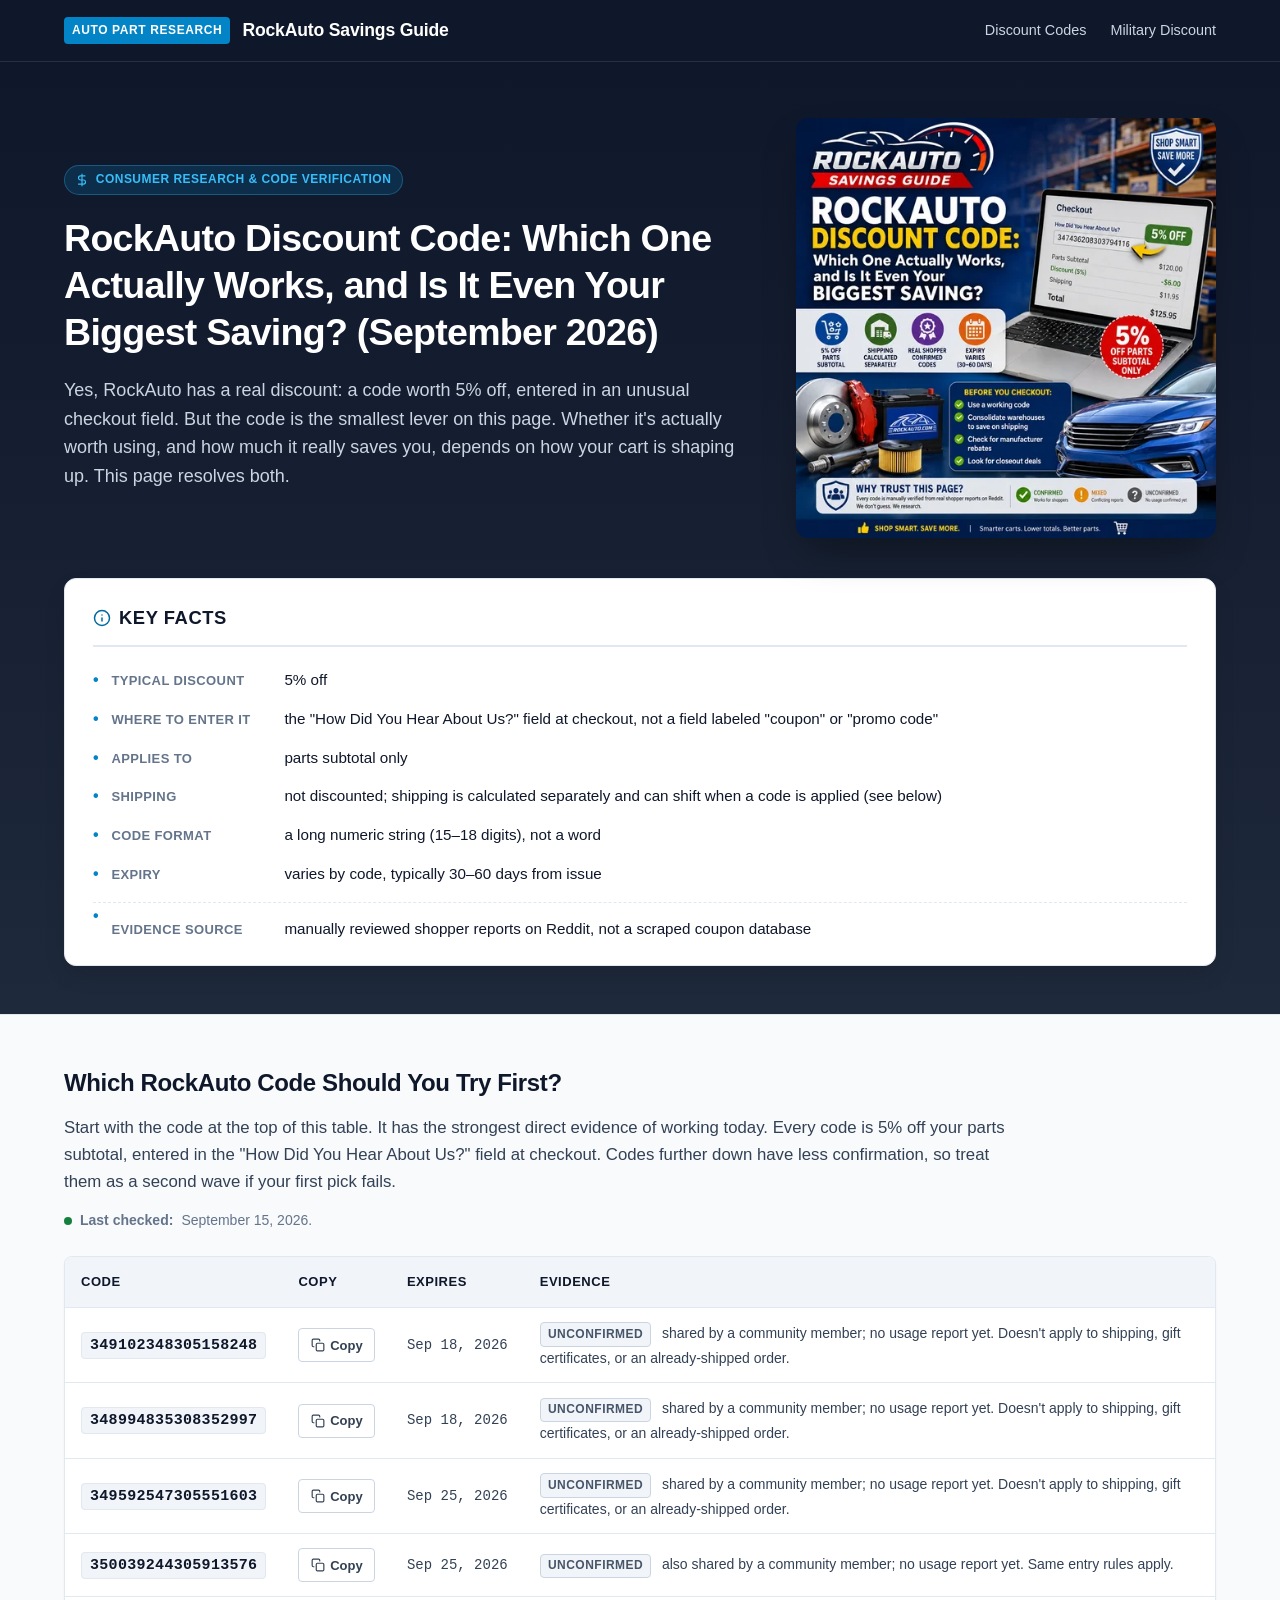
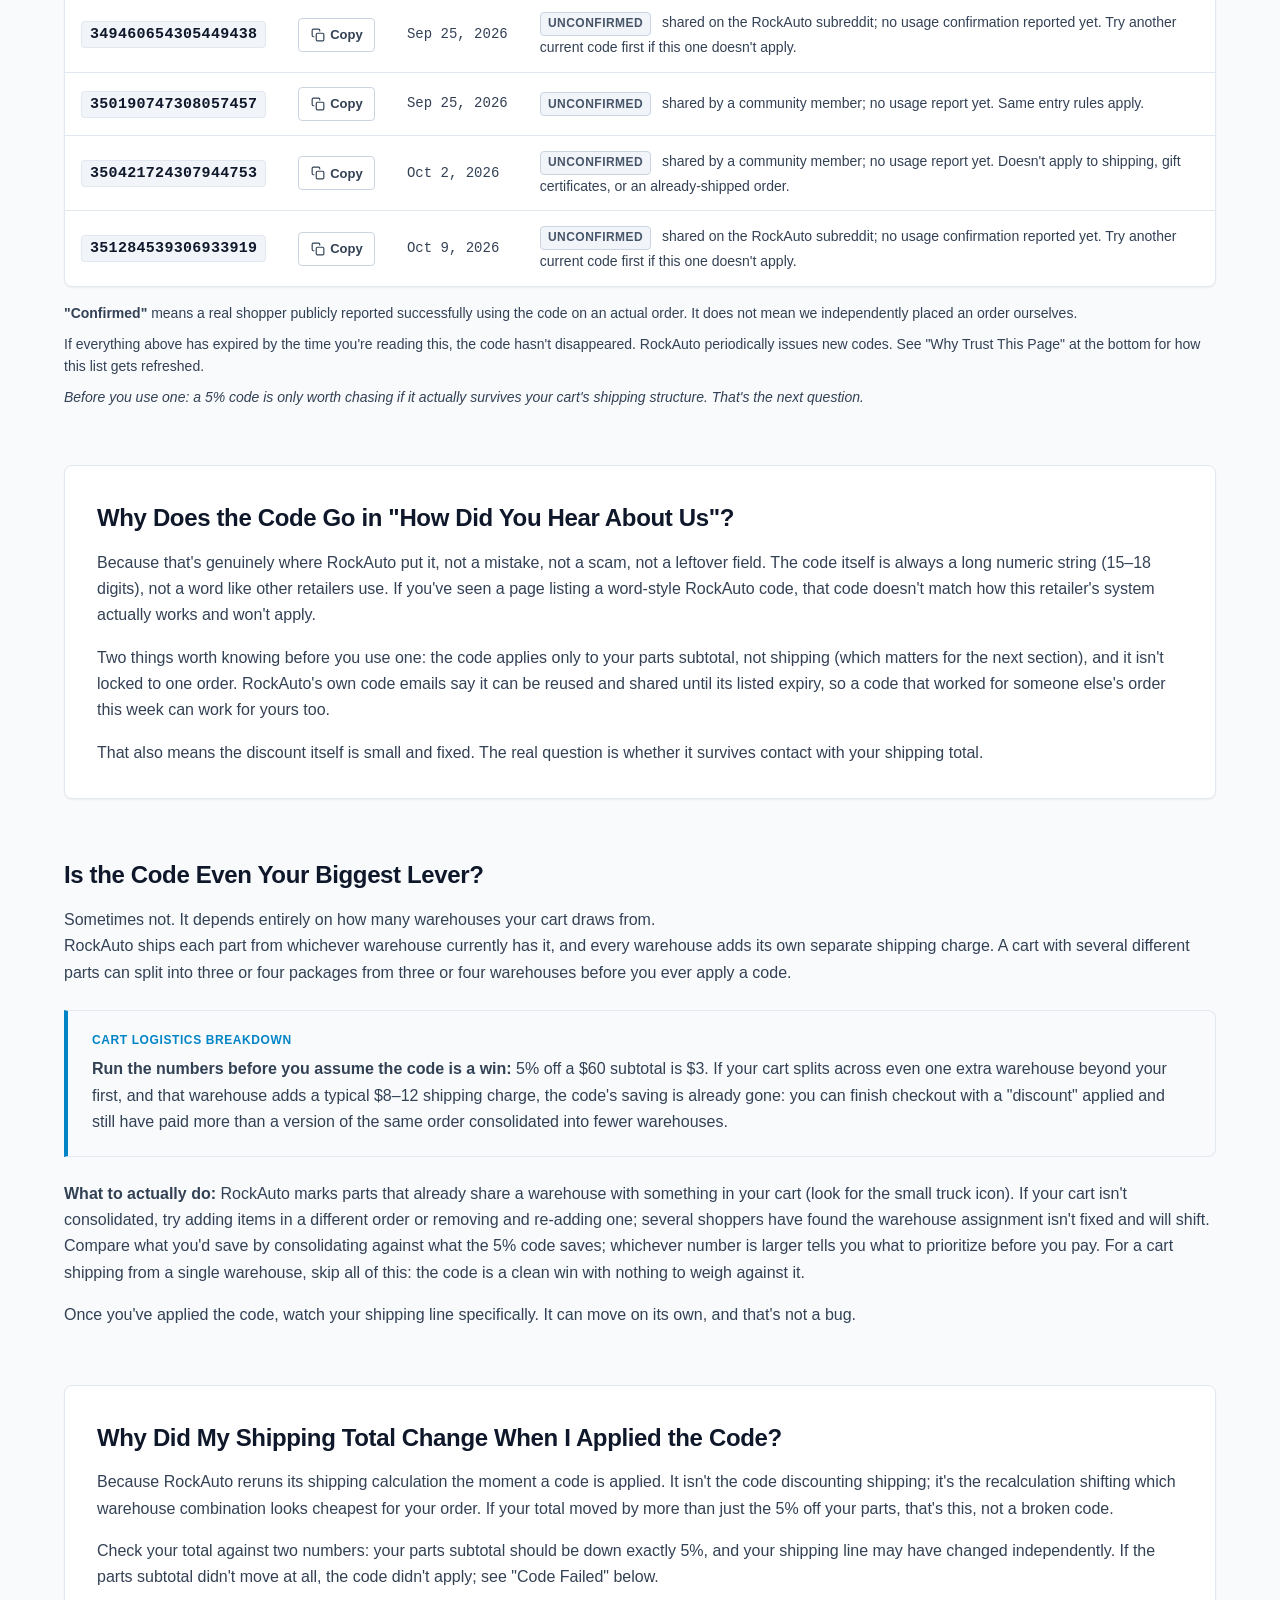
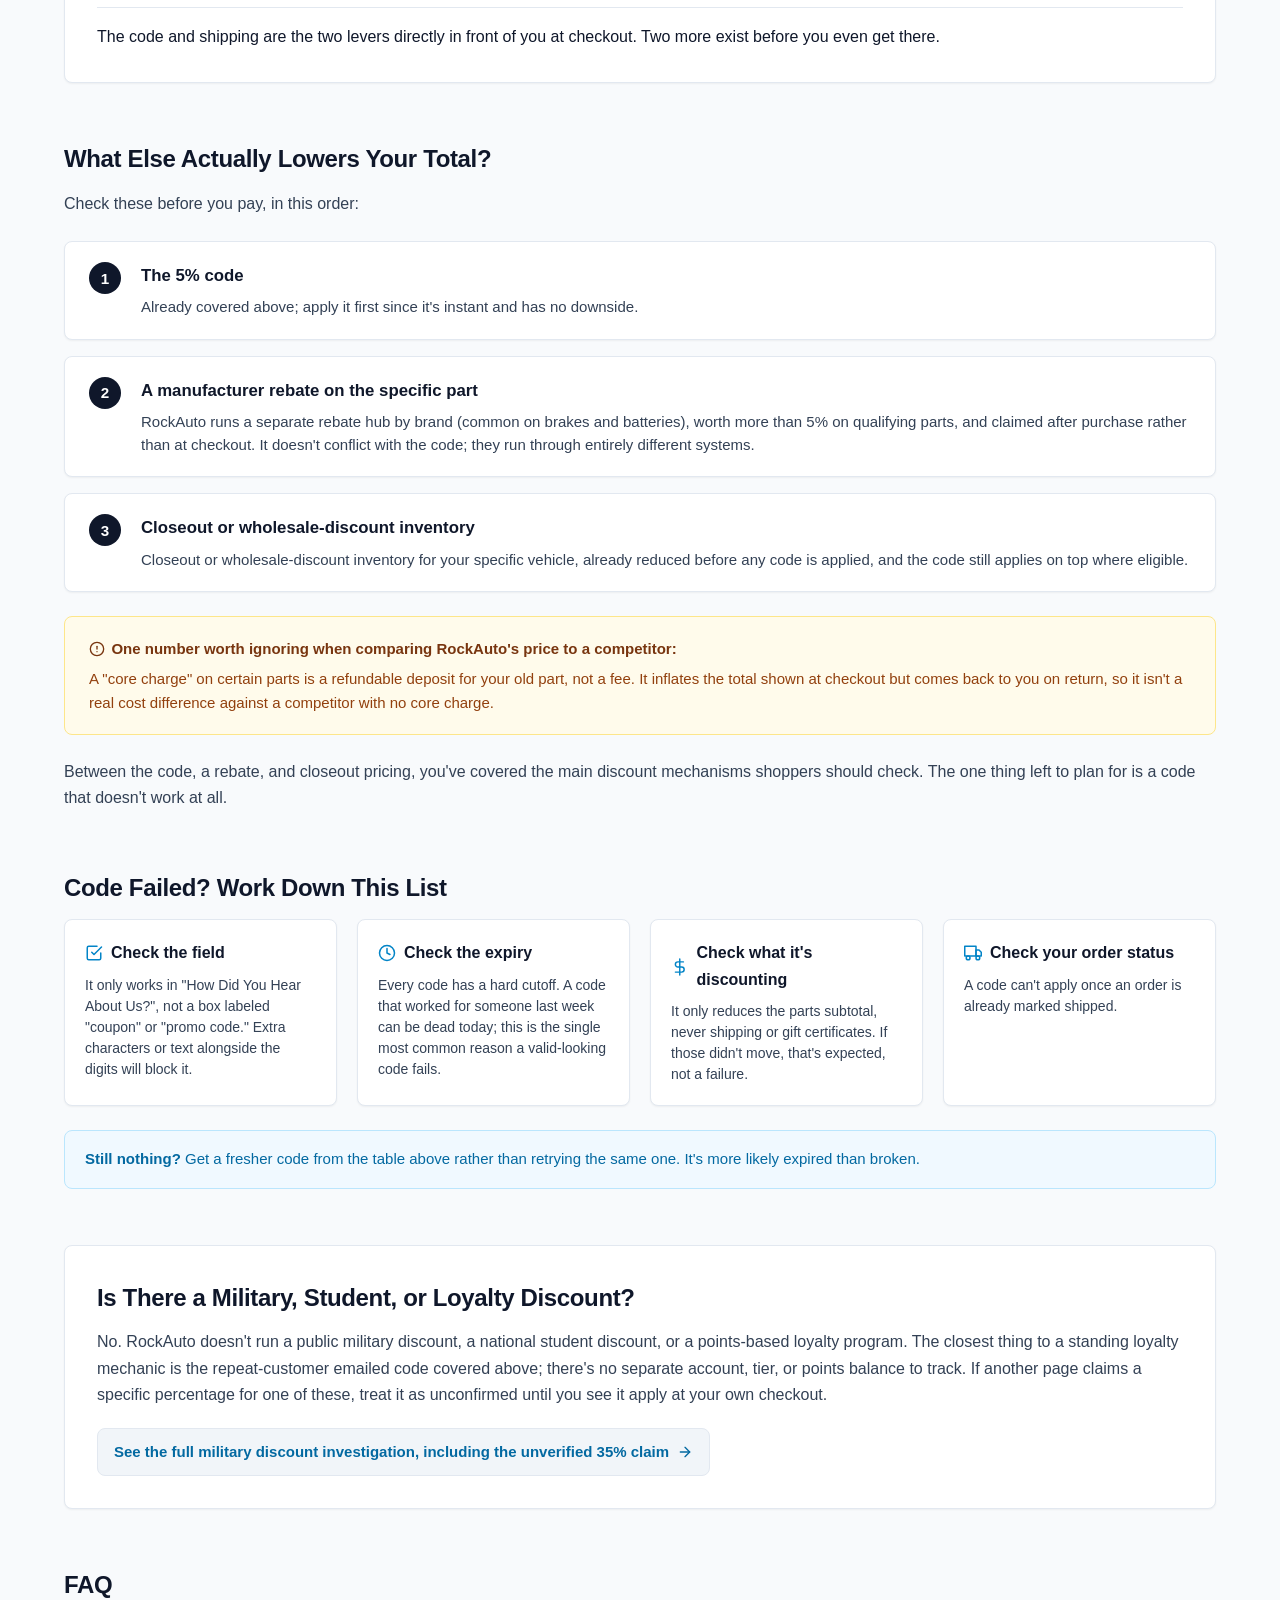
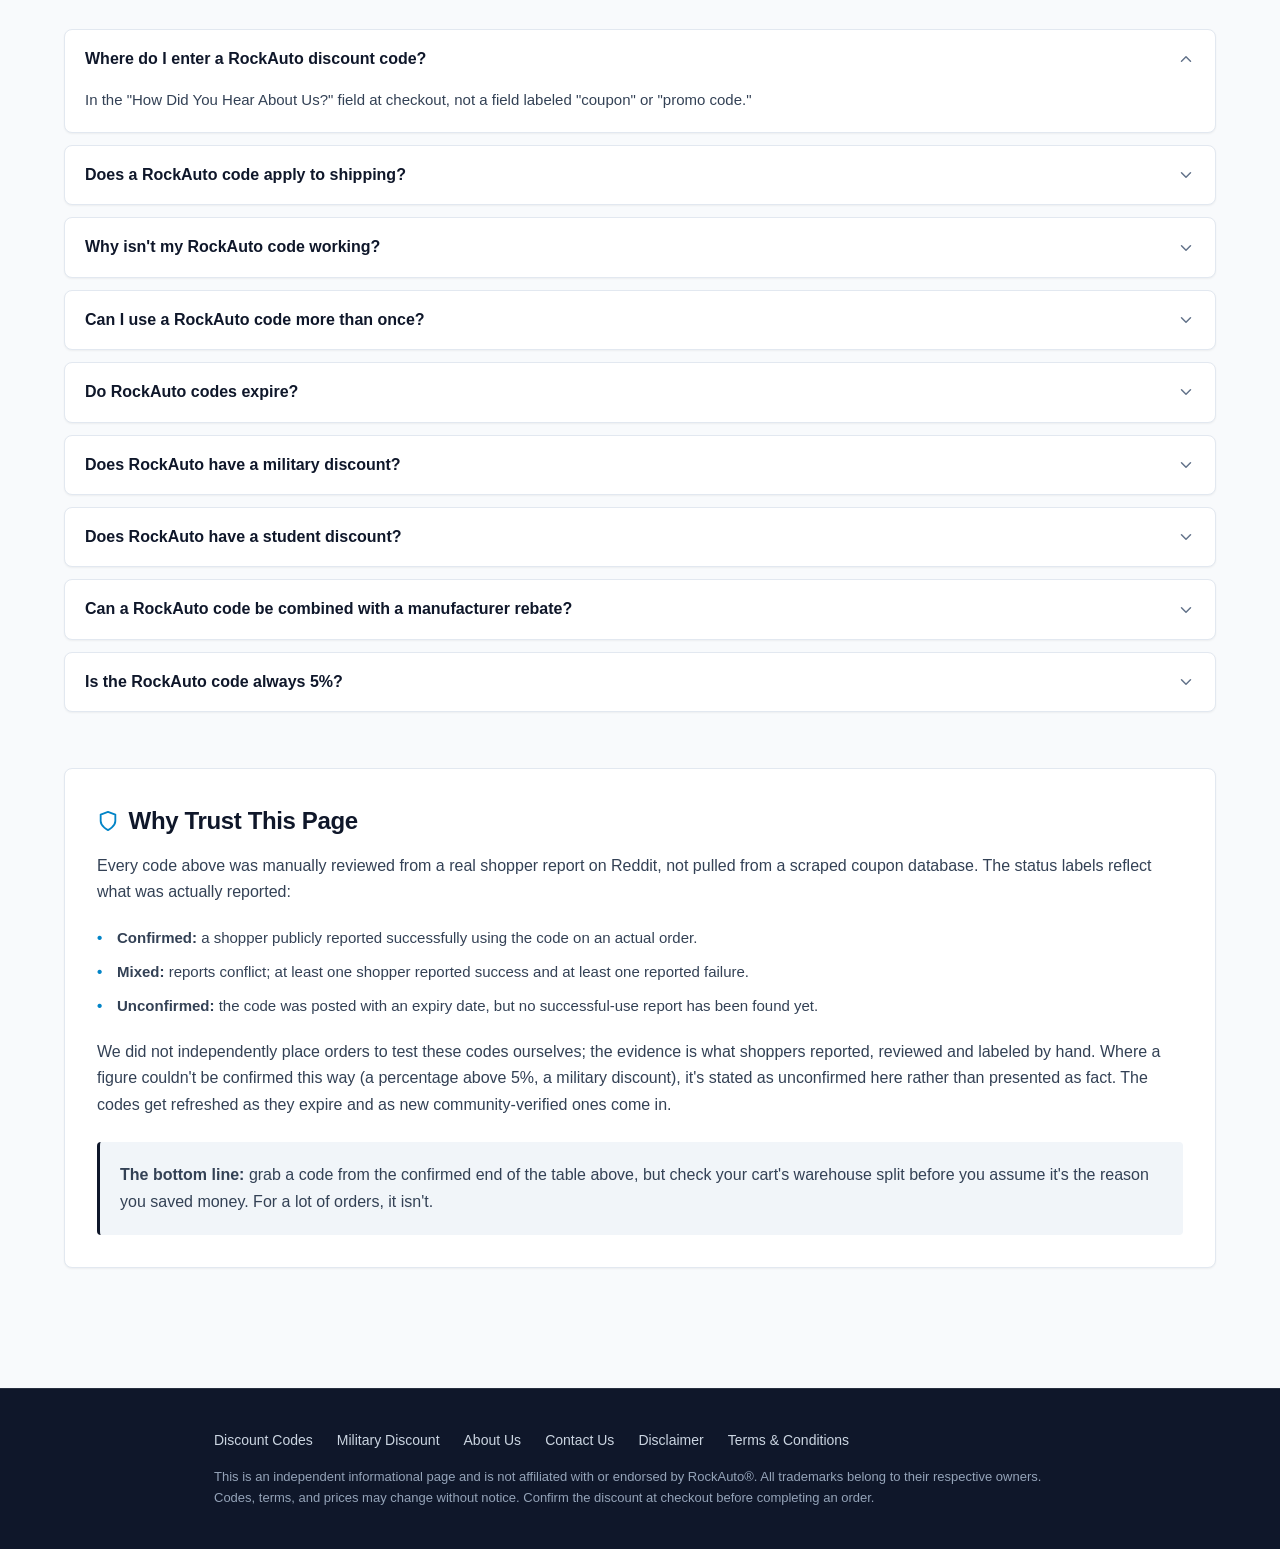
<file: index.html>
<!DOCTYPE html>
<html lang="en">
<head>
  <meta charset="UTF-8">
  <meta name="viewport" content="width=device-width, initial-scale=1.0">
  <meta name="google-site-verification" content="JGPk4Vk0Q4pEKXxy5RO5TqaelHjsWTm4sKKvyZbC3xo" />
  <title>RockAuto Discount Code: Which One Actually Works, and Is It Even Your Biggest Saving? (September 2026)</title>
  <meta name="description" content="Manually reviewed RockAuto 5% discount codes, checkout redemption instructions, shipping calculation impacts, and warehouse consolidation savings.">
  <link rel="canonical" href="https://rockatoscoupons.us/">
  <link rel="icon" type="image/svg+xml" href="favicon/favicon.svg">
  <link rel="manifest" href="favicon/site.webmanifest">
  <meta property="og:type" content="article">
  <meta property="og:title" content="RockAuto Discount Code: Which One Actually Works, and Is It Even Your Biggest Saving? (September 2026)">
  <meta property="og:description" content="Manually reviewed RockAuto 5% discount codes, checkout instructions, shipping calculation impacts, and warehouse consolidation savings.">
  <meta property="og:url" content="https://rockatoscoupons.us/">
  <meta property="og:site_name" content="RockAuto Savings Research">
  <link rel="stylesheet" href="css/style.css">
  <script type="application/ld+json">
  {
    "@context": "https://schema.org",
    "@graph": [
      {
        "@type": "Article",
        "headline": "RockAuto Discount Code: Which One Actually Works, and Is It Even Your Biggest Saving? (September 2026)",
        "description": "Yes, RockAuto has a real discount: a code worth 5% off, entered in an unusual checkout field. But the code is the smallest lever on this page. Whether it's actually worth using, and how much it really saves you, depends on how your cart is shaping up.",
        "datePublished": "2026-08-20",
        "dateModified": "2026-08-20",
        "mainEntityOfPage": {
          "@type": "WebPage",
          "@id": "https://rockatoscoupons.us/"
        },
        "author": {
          "@type": "Organization",
          "name": "RockAuto Savings Research"
        },
        "publisher": {
          "@type": "Organization",
          "name": "RockAuto Savings Research"
        }
      },
      {
        "@type": "FAQPage",
        "mainEntity": [
          {
            "@type": "Question",
            "name": "Where do I enter a RockAuto discount code?",
            "acceptedAnswer": {
              "@type": "Answer",
              "text": "In the \"How Did You Hear About Us?\" field at checkout, not a field labeled \"coupon\" or \"promo code.\""
            }
          },
          {
            "@type": "Question",
            "name": "Does a RockAuto code apply to shipping?",
            "acceptedAnswer": {
              "@type": "Answer",
              "text": "No. It discounts the parts subtotal only; shipping is calculated separately and can change independently when a code is applied."
            }
          },
          {
            "@type": "Question",
            "name": "Why isn't my RockAuto code working?",
            "acceptedAnswer": {
              "@type": "Answer",
              "text": "Usually because it's expired or was typed into the wrong field. See \"Code Failed\" above for the full checklist."
            }
          },
          {
            "@type": "Question",
            "name": "Can I use a RockAuto code more than once?",
            "acceptedAnswer": {
              "@type": "Answer",
              "text": "Yes, based on RockAuto's own code emails, a code isn't locked to one order or one recipient. It can be reused and shared until it expires."
            }
          },
          {
            "@type": "Question",
            "name": "Do RockAuto codes expire?",
            "acceptedAnswer": {
              "@type": "Answer",
              "text": "Yes. Every code has its own expiry date, typically 30–60 days from issue. See the table above for current dates."
            }
          },
          {
            "@type": "Question",
            "name": "Does RockAuto have a military discount?",
            "acceptedAnswer": {
              "@type": "Answer",
              "text": "No public, standing military discount is confirmed at this time."
            }
          },
          {
            "@type": "Question",
            "name": "Does RockAuto have a student discount?",
            "acceptedAnswer": {
              "@type": "Answer",
              "text": "No national student discount is confirmed at this time."
            }
          },
          {
            "@type": "Question",
            "name": "Can a RockAuto code be combined with a manufacturer rebate?",
            "acceptedAnswer": {
              "@type": "Answer",
              "text": "Yes. They run through separate systems, so using one doesn't block the other."
            }
          },
          {
            "@type": "Question",
            "name": "Is the RockAuto code always 5%?",
            "acceptedAnswer": {
              "@type": "Answer",
              "text": "The codes documented on this page are typically 5% off; that's held true in every case with direct confirmation so far. Higher figures circulating elsewhere haven't held up at actual checkout."
            }
          }
        ]
      }
    ]
  }
  </script>
</head>
<body>
  <header class="site-header">
    <div class="header-inner container">
      <a href="/" class="site-brand">
        <span class="brand-badge">Auto Part Research</span>
        <span class="brand-name">RockAuto Savings Guide</span>
      </a>
      <nav class="site-nav-links" aria-label="Main Navigation">
        <a href="/">Discount Codes</a>
        <a href="/military-discount/">Military Discount</a>
      </nav>
    </div>
  </header>

  <section class="hero-section">
    <div class="container">
      <div class="hero-grid">
        <div class="hero-header">
          <div class="topic-pill">
            <svg width="14" height="14" viewBox="0 0 24 24" fill="none" stroke="currentColor" stroke-width="2" stroke-linecap="round" stroke-linejoin="round" aria-hidden="true"><path d="M12 2v20M17 5H9.5a3.5 3.5 0 0 0 0 7h5a3.5 3.5 0 0 1 0 7H6"/></svg>
            Consumer Research &amp; Code Verification
          </div>
          <h1 class="hero-title">RockAuto Discount Code: Which One Actually Works, and Is It Even Your Biggest Saving? (September 2026)</h1>
          <p class="hero-lead">
            Yes, RockAuto has a real discount: a code worth 5% off, entered in an unusual checkout field. But the code is the smallest lever on this page. Whether it's actually worth using, and how much it really saves you, depends on how your cart is shaping up. This page resolves both.
          </p>
        </div>

        <div class="hero-image">
          <img src="images/rockauto-hero.webp" width="512" height="512" alt="RockAuto discount code checkout example showing 5% off applied in the How Did You Hear About Us field" loading="eager" fetchpriority="high">
        </div>
      </div>

      <div class="key-facts-panel">
        <div class="panel-header">
          <svg width="18" height="18" viewBox="0 0 24 24" fill="none" stroke="currentColor" stroke-width="2" stroke-linecap="round" stroke-linejoin="round" aria-hidden="true"><circle cx="12" cy="12" r="10"/><line x1="12" y1="16" x2="12" y2="12"/><line x1="12" y1="8" x2="12.01" y2="8"/></svg>
          <h2>Key Facts</h2>
        </div>
        <div class="facts-grid">
          <div class="fact-item">
            <span class="fact-label">Typical discount</span>
            <span class="fact-value">5% off</span>
          </div>
          <div class="fact-item">
            <span class="fact-label">Where to enter it</span>
            <span class="fact-value">the "How Did You Hear About Us?" field at checkout, not a field labeled "coupon" or "promo code"</span>
          </div>
          <div class="fact-item">
            <span class="fact-label">Applies to</span>
            <span class="fact-value">parts subtotal only</span>
          </div>
          <div class="fact-item">
            <span class="fact-label">Shipping</span>
            <span class="fact-value">not discounted; shipping is calculated separately and can shift when a code is applied (see below)</span>
          </div>
          <div class="fact-item">
            <span class="fact-label">Code format</span>
            <span class="fact-value">a long numeric string (15–18 digits), not a word</span>
          </div>
          <div class="fact-item">
            <span class="fact-label">Expiry</span>
            <span class="fact-value">varies by code, typically 30–60 days from issue</span>
          </div>
          <div class="fact-item fact-full">
            <span class="fact-label">Evidence source</span>
            <span class="fact-value">manually reviewed shopper reports on Reddit, not a scraped coupon database</span>
          </div>
        </div>
      </div>
    </div>
  </section>

  <main class="page-content container">
    <section class="content-block">
      <div class="section-heading">
        <h2>Which RockAuto Code Should You Try First?</h2>
        <p class="section-lead">
          Start with the code at the top of this table. It has the strongest direct evidence of working today. Every code is 5% off your parts subtotal, entered in the "How Did You Hear About Us?" field at checkout. Codes further down have less confirmation, so treat them as a second wave if your first pick fails.
        </p>
        <div class="meta-status-bar">
          <span class="status-indicator"></span>
          <strong>Last checked:</strong> September 15, 2026.
        </div>
      </div>

      <div class="table-card">
        <div class="table-responsive">
          <table class="data-table">
            <thead>
              <tr>
                <th scope="col" class="col-code">Code</th>
                <th scope="col" class="col-action">Copy</th>
                <th scope="col" class="col-expires">Expires</th>
                <th scope="col" class="col-evidence">Evidence</th>
              </tr>
            </thead>
            <tbody>
              <tr>
                <td class="cell-code"><span class="code-badge">349102348305158248</span></td>
                <td class="cell-action">
                  <button type="button" class="btn-copy" data-code="349102348305158248" aria-label="Copy code 349102348305158248">
                    <svg width="14" height="14" viewBox="0 0 24 24" fill="none" stroke="currentColor" stroke-width="2" stroke-linecap="round" stroke-linejoin="round" aria-hidden="true"><rect x="9" y="9" width="13" height="13" rx="2" ry="2"/><path d="M5 15H4a2 2 0 0 1-2-2V4a2 2 0 0 1 2-2h9a2 2 0 0 1 2 2v1"/></svg>
                    <span>Copy</span>
                  </button>
                </td>
                <td class="cell-expires">Sep 18, 2026</td>
                <td class="cell-evidence">
                  <span class="status-pill status-unconfirmed">Unconfirmed</span>
                  <span class="evidence-text">shared by a community member; no usage report yet. Doesn't apply to shipping, gift certificates, or an already-shipped order.</span>
                </td>
              </tr>
              <tr>
                <td class="cell-code"><span class="code-badge">348994835308352997</span></td>
                <td class="cell-action">
                  <button type="button" class="btn-copy" data-code="348994835308352997" aria-label="Copy code 348994835308352997">
                    <svg width="14" height="14" viewBox="0 0 24 24" fill="none" stroke="currentColor" stroke-width="2" stroke-linecap="round" stroke-linejoin="round" aria-hidden="true"><rect x="9" y="9" width="13" height="13" rx="2" ry="2"/><path d="M5 15H4a2 2 0 0 1-2-2V4a2 2 0 0 1 2-2h9a2 2 0 0 1 2 2v1"/></svg>
                    <span>Copy</span>
                  </button>
                </td>
                <td class="cell-expires">Sep 18, 2026</td>
                <td class="cell-evidence">
                  <span class="status-pill status-unconfirmed">Unconfirmed</span>
                  <span class="evidence-text">shared by a community member; no usage report yet. Doesn't apply to shipping, gift certificates, or an already-shipped order.</span>
                </td>
              </tr>
              <tr>
                <td class="cell-code"><span class="code-badge">349592547305551603</span></td>
                <td class="cell-action">
                  <button type="button" class="btn-copy" data-code="349592547305551603" aria-label="Copy code 349592547305551603">
                    <svg width="14" height="14" viewBox="0 0 24 24" fill="none" stroke="currentColor" stroke-width="2" stroke-linecap="round" stroke-linejoin="round" aria-hidden="true"><rect x="9" y="9" width="13" height="13" rx="2" ry="2"/><path d="M5 15H4a2 2 0 0 1-2-2V4a2 2 0 0 1 2-2h9a2 2 0 0 1 2 2v1"/></svg>
                    <span>Copy</span>
                  </button>
                </td>
                <td class="cell-expires">Sep 25, 2026</td>
                <td class="cell-evidence">
                  <span class="status-pill status-unconfirmed">Unconfirmed</span>
                  <span class="evidence-text">shared by a community member; no usage report yet. Doesn't apply to shipping, gift certificates, or an already-shipped order.</span>
                </td>
              </tr>
              <tr>
                <td class="cell-code"><span class="code-badge">350039244305913576</span></td>
                <td class="cell-action">
                  <button type="button" class="btn-copy" data-code="350039244305913576" aria-label="Copy code 350039244305913576">
                    <svg width="14" height="14" viewBox="0 0 24 24" fill="none" stroke="currentColor" stroke-width="2" stroke-linecap="round" stroke-linejoin="round" aria-hidden="true"><rect x="9" y="9" width="13" height="13" rx="2" ry="2"/><path d="M5 15H4a2 2 0 0 1-2-2V4a2 2 0 0 1 2-2h9a2 2 0 0 1 2 2v1"/></svg>
                    <span>Copy</span>
                  </button>
                </td>
                <td class="cell-expires">Sep 25, 2026</td>
                <td class="cell-evidence">
                  <span class="status-pill status-unconfirmed">Unconfirmed</span>
                  <span class="evidence-text">also shared by a community member; no usage report yet. Same entry rules apply.</span>
                </td>
              </tr>
              <tr>
                <td class="cell-code"><span class="code-badge">349460654305449438</span></td>
                <td class="cell-action">
                  <button type="button" class="btn-copy" data-code="349460654305449438" aria-label="Copy code 349460654305449438">
                    <svg width="14" height="14" viewBox="0 0 24 24" fill="none" stroke="currentColor" stroke-width="2" stroke-linecap="round" stroke-linejoin="round" aria-hidden="true"><rect x="9" y="9" width="13" height="13" rx="2" ry="2"/><path d="M5 15H4a2 2 0 0 1-2-2V4a2 2 0 0 1 2-2h9a2 2 0 0 1 2 2v1"/></svg>
                    <span>Copy</span>
                  </button>
                </td>
                <td class="cell-expires">Sep 25, 2026</td>
                <td class="cell-evidence">
                  <span class="status-pill status-unconfirmed">Unconfirmed</span>
                  <span class="evidence-text">shared on the RockAuto subreddit; no usage confirmation reported yet. Try another current code first if this one doesn't apply.</span>
                </td>
              </tr>
              <tr>
                <td class="cell-code"><span class="code-badge">350190747308057457</span></td>
                <td class="cell-action">
                  <button type="button" class="btn-copy" data-code="350190747308057457" aria-label="Copy code 350190747308057457">
                    <svg width="14" height="14" viewBox="0 0 24 24" fill="none" stroke="currentColor" stroke-width="2" stroke-linecap="round" stroke-linejoin="round" aria-hidden="true"><rect x="9" y="9" width="13" height="13" rx="2" ry="2"/><path d="M5 15H4a2 2 0 0 1-2-2V4a2 2 0 0 1 2-2h9a2 2 0 0 1 2 2v1"/></svg>
                    <span>Copy</span>
                  </button>
                </td>
                <td class="cell-expires">Sep 25, 2026</td>
                <td class="cell-evidence">
                  <span class="status-pill status-unconfirmed">Unconfirmed</span>
                  <span class="evidence-text">shared by a community member; no usage report yet. Same entry rules apply.</span>
                </td>
              </tr>
              <tr>
                <td class="cell-code"><span class="code-badge">350421724307944753</span></td>
                <td class="cell-action">
                  <button type="button" class="btn-copy" data-code="350421724307944753" aria-label="Copy code 350421724307944753">
                    <svg width="14" height="14" viewBox="0 0 24 24" fill="none" stroke="currentColor" stroke-width="2" stroke-linecap="round" stroke-linejoin="round" aria-hidden="true"><rect x="9" y="9" width="13" height="13" rx="2" ry="2"/><path d="M5 15H4a2 2 0 0 1-2-2V4a2 2 0 0 1 2-2h9a2 2 0 0 1 2 2v1"/></svg>
                    <span>Copy</span>
                  </button>
                </td>
                <td class="cell-expires">Oct 2, 2026</td>
                <td class="cell-evidence">
                  <span class="status-pill status-unconfirmed">Unconfirmed</span>
                  <span class="evidence-text">shared by a community member; no usage report yet. Doesn't apply to shipping, gift certificates, or an already-shipped order.</span>
                </td>
              </tr>
              <tr>
                <td class="cell-code"><span class="code-badge">351284539306933919</span></td>
                <td class="cell-action">
                  <button type="button" class="btn-copy" data-code="351284539306933919" aria-label="Copy code 351284539306933919">
                    <svg width="14" height="14" viewBox="0 0 24 24" fill="none" stroke="currentColor" stroke-width="2" stroke-linecap="round" stroke-linejoin="round" aria-hidden="true"><rect x="9" y="9" width="13" height="13" rx="2" ry="2"/><path d="M5 15H4a2 2 0 0 1-2-2V4a2 2 0 0 1 2-2h9a2 2 0 0 1 2 2v1"/></svg>
                    <span>Copy</span>
                  </button>
                </td>
                <td class="cell-expires">Oct 9, 2026</td>
                <td class="cell-evidence">
                  <span class="status-pill status-unconfirmed">Unconfirmed</span>
                  <span class="evidence-text">shared on the RockAuto subreddit; no usage confirmation reported yet. Try another current code first if this one doesn't apply.</span>
                </td>
              </tr>
            </tbody>
          </table>
        </div>
      </div>

      <div class="table-footnote">
        <p><strong>"Confirmed"</strong> means a real shopper publicly reported successfully using the code on an actual order. It does not mean we independently placed an order ourselves.</p>
        <p>If everything above has expired by the time you're reading this, the code hasn't disappeared. RockAuto periodically issues new codes. See "Why Trust This Page" at the bottom for how this list gets refreshed.</p>
        <p><em>Before you use one: a 5% code is only worth chasing if it actually survives your cart's shipping structure. That's the next question.</em></p>
      </div>
    </section>

    <section class="content-block editorial-panel">
      <h2>Why Does the Code Go in "How Did You Hear About Us"?</h2>
      <p>Because that's genuinely where RockAuto put it, not a mistake, not a scam, not a leftover field. The code itself is always a long numeric string (15–18 digits), not a word like other retailers use. If you've seen a page listing a word-style RockAuto code, that code doesn't match how this retailer's system actually works and won't apply.</p>
      <p>Two things worth knowing before you use one: the code applies only to your parts subtotal, not shipping (which matters for the next section), and it isn't locked to one order. RockAuto's own code emails say it can be reused and shared until its listed expiry, so a code that worked for someone else's order this week can work for yours too.</p>
      <p>That also means the discount itself is small and fixed. The real question is whether it survives contact with your shipping total.</p>
    </section>

    <section class="content-block">
      <h2>Is the Code Even Your Biggest Lever?</h2>
      <p>Sometimes not. It depends entirely on how many warehouses your cart draws from.</p>
      <p>RockAuto ships each part from whichever warehouse currently has it, and every warehouse adds its own separate shipping charge. A cart with several different parts can split into three or four packages from three or four warehouses before you ever apply a code.</p>

      <div class="calculation-callout">
        <div class="calc-badge">Cart Logistics Breakdown</div>
        <p><strong>Run the numbers before you assume the code is a win:</strong> 5% off a $60 subtotal is $3. If your cart splits across even one extra warehouse beyond your first, and that warehouse adds a typical $8–12 shipping charge, the code's saving is already gone: you can finish checkout with a "discount" applied and still have paid more than a version of the same order consolidated into fewer warehouses.</p>
      </div>

      <div class="editorial-subpanel">
        <p><strong>What to actually do:</strong> RockAuto marks parts that already share a warehouse with something in your cart (look for the small truck icon). If your cart isn't consolidated, try adding items in a different order or removing and re-adding one; several shoppers have found the warehouse assignment isn't fixed and will shift. Compare what you'd save by consolidating against what the 5% code saves; whichever number is larger tells you what to prioritize before you pay. For a cart shipping from a single warehouse, skip all of this: the code is a clean win with nothing to weigh against it.</p>
        <p>Once you've applied the code, watch your shipping line specifically. It can move on its own, and that's not a bug.</p>
      </div>
    </section>

    <section class="content-block editorial-panel">
      <h2>Why Did My Shipping Total Change When I Applied the Code?</h2>
      <p>Because RockAuto reruns its shipping calculation the moment a code is applied. It isn't the code discounting shipping; it's the recalculation shifting which warehouse combination looks cheapest for your order. If your total moved by more than just the 5% off your parts, that's this, not a broken code.</p>
      <p>Check your total against two numbers: your parts subtotal should be down exactly 5%, and your shipping line may have changed independently. If the parts subtotal didn't move at all, the code didn't apply; see "Code Failed" below.</p>
      <p class="section-transition">The code and shipping are the two levers directly in front of you at checkout. Two more exist before you even get there.</p>
    </section>

    <section class="content-block">
      <h2>What Else Actually Lowers Your Total?</h2>
      <p>Check these before you pay, in this order:</p>
      
      <div class="priority-list">
        <div class="priority-card">
          <div class="priority-num">1</div>
          <div class="priority-body">
            <h3>The 5% code</h3>
            <p>Already covered above; apply it first since it's instant and has no downside.</p>
          </div>
        </div>

        <div class="priority-card">
          <div class="priority-num">2</div>
          <div class="priority-body">
            <h3>A manufacturer rebate on the specific part</h3>
            <p>RockAuto runs a separate rebate hub by brand (common on brakes and batteries), worth more than 5% on qualifying parts, and claimed after purchase rather than at checkout. It doesn't conflict with the code; they run through entirely different systems.</p>
          </div>
        </div>

        <div class="priority-card">
          <div class="priority-num">3</div>
          <div class="priority-body">
            <h3>Closeout or wholesale-discount inventory</h3>
            <p>Closeout or wholesale-discount inventory for your specific vehicle, already reduced before any code is applied, and the code still applies on top where eligible.</p>
          </div>
        </div>
      </div>

      <div class="note-box">
        <div class="note-title">
          <svg width="16" height="16" viewBox="0 0 24 24" fill="none" stroke="currentColor" stroke-width="2" stroke-linecap="round" stroke-linejoin="round" aria-hidden="true"><circle cx="12" cy="12" r="10"/><line x1="12" y1="8" x2="12" y2="12"/><line x1="12" y1="16" x2="12.01" y2="16"/></svg>
          One number worth ignoring when comparing RockAuto's price to a competitor:
        </div>
        <p>A "core charge" on certain parts is a refundable deposit for your old part, not a fee. It inflates the total shown at checkout but comes back to you on return, so it isn't a real cost difference against a competitor with no core charge.</p>
      </div>

      <p class="mt-4">Between the code, a rebate, and closeout pricing, you've covered the main discount mechanisms shoppers should check. The one thing left to plan for is a code that doesn't work at all.</p>
    </section>

    <section class="content-block">
      <h2>Code Failed? Work Down This List</h2>
      
      <div class="troubleshooting-grid">
        <div class="troubleshoot-card">
          <div class="troubleshoot-header">
            <svg width="18" height="18" viewBox="0 0 24 24" fill="none" stroke="currentColor" stroke-width="2" stroke-linecap="round" stroke-linejoin="round" aria-hidden="true"><polyline points="9 11 12 14 22 4"/><path d="M21 12v7a2 2 0 0 1-2 2H5a2 2 0 0 1-2-2V5a2 2 0 0 1 2-2h11"/></svg>
            <h3>Check the field</h3>
          </div>
          <p>It only works in "How Did You Hear About Us?", not a box labeled "coupon" or "promo code." Extra characters or text alongside the digits will block it.</p>
        </div>

        <div class="troubleshoot-card">
          <div class="troubleshoot-header">
            <svg width="18" height="18" viewBox="0 0 24 24" fill="none" stroke="currentColor" stroke-width="2" stroke-linecap="round" stroke-linejoin="round" aria-hidden="true"><circle cx="12" cy="12" r="10"/><polyline points="12 6 12 12 16 14"/></svg>
            <h3>Check the expiry</h3>
          </div>
          <p>Every code has a hard cutoff. A code that worked for someone last week can be dead today; this is the single most common reason a valid-looking code fails.</p>
        </div>

        <div class="troubleshoot-card">
          <div class="troubleshoot-header">
            <svg width="18" height="18" viewBox="0 0 24 24" fill="none" stroke="currentColor" stroke-width="2" stroke-linecap="round" stroke-linejoin="round" aria-hidden="true"><line x1="12" y1="1" x2="12" y2="23"/><path d="M17 5H9.5a3.5 3.5 0 0 0 0 7h5a3.5 3.5 0 0 1 0 7H6"/></svg>
            <h3>Check what it's discounting</h3>
          </div>
          <p>It only reduces the parts subtotal, never shipping or gift certificates. If those didn't move, that's expected, not a failure.</p>
        </div>

        <div class="troubleshoot-card">
          <div class="troubleshoot-header">
            <svg width="18" height="18" viewBox="0 0 24 24" fill="none" stroke="currentColor" stroke-width="2" stroke-linecap="round" stroke-linejoin="round" aria-hidden="true"><rect x="1" y="3" width="15" height="13"/><polygon points="16 8 20 8 23 11 23 16 16 16 16 8"/><circle cx="5.5" cy="18.5" r="2.5"/><circle cx="18.5" cy="18.5" r="2.5"/></svg>
            <h3>Check your order status</h3>
          </div>
          <p>A code can't apply once an order is already marked shipped.</p>
        </div>
      </div>

      <div class="fallback-callout">
        <p><strong>Still nothing?</strong> Get a fresher code from the table above rather than retrying the same one. It's more likely expired than broken.</p>
      </div>
    </section>

    <section class="content-block editorial-panel">
      <h2>Is There a Military, Student, or Loyalty Discount?</h2>
      <p>No. RockAuto doesn't run a public military discount, a national student discount, or a points-based loyalty program. The closest thing to a standing loyalty mechanic is the repeat-customer emailed code covered above; there's no separate account, tier, or points balance to track. If another page claims a specific percentage for one of these, treat it as unconfirmed until you see it apply at your own checkout.</p>
      <div class="inline-cta-panel">
        <a href="/military-discount/" class="editorial-link-btn">
          <span>See the full military discount investigation, including the unverified 35% claim</span>
          <svg width="16" height="16" viewBox="0 0 24 24" fill="none" stroke="currentColor" stroke-width="2" stroke-linecap="round" stroke-linejoin="round" aria-hidden="true"><line x1="5" y1="12" x2="19" y2="12"/><polyline points="12 5 19 12 12 19"/></svg>
        </a>
      </div>
    </section>

    <section class="content-block">
      <div class="section-heading">
        <h2>FAQ</h2>
      </div>
      <div class="faq-accordion">
        <details class="faq-item" open>
          <summary class="faq-question">
            <span>Where do I enter a RockAuto discount code?</span>
            <svg class="faq-chevron" width="18" height="18" viewBox="0 0 24 24" fill="none" stroke="currentColor" stroke-width="2" stroke-linecap="round" stroke-linejoin="round" aria-hidden="true"><polyline points="6 9 12 15 18 9"/></svg>
          </summary>
          <div class="faq-answer">
            <p>In the "How Did You Hear About Us?" field at checkout, not a field labeled "coupon" or "promo code."</p>
          </div>
        </details>

        <details class="faq-item">
          <summary class="faq-question">
            <span>Does a RockAuto code apply to shipping?</span>
            <svg class="faq-chevron" width="18" height="18" viewBox="0 0 24 24" fill="none" stroke="currentColor" stroke-width="2" stroke-linecap="round" stroke-linejoin="round" aria-hidden="true"><polyline points="6 9 12 15 18 9"/></svg>
          </summary>
          <div class="faq-answer">
            <p>No. It discounts the parts subtotal only; shipping is calculated separately and can change independently when a code is applied.</p>
          </div>
        </details>

        <details class="faq-item">
          <summary class="faq-question">
            <span>Why isn't my RockAuto code working?</span>
            <svg class="faq-chevron" width="18" height="18" viewBox="0 0 24 24" fill="none" stroke="currentColor" stroke-width="2" stroke-linecap="round" stroke-linejoin="round" aria-hidden="true"><polyline points="6 9 12 15 18 9"/></svg>
          </summary>
          <div class="faq-answer">
            <p>Usually because it's expired or was typed into the wrong field. See "Code Failed" above for the full checklist.</p>
          </div>
        </details>

        <details class="faq-item">
          <summary class="faq-question">
            <span>Can I use a RockAuto code more than once?</span>
            <svg class="faq-chevron" width="18" height="18" viewBox="0 0 24 24" fill="none" stroke="currentColor" stroke-width="2" stroke-linecap="round" stroke-linejoin="round" aria-hidden="true"><polyline points="6 9 12 15 18 9"/></svg>
          </summary>
          <div class="faq-answer">
            <p>Yes, based on RockAuto's own code emails, a code isn't locked to one order or one recipient. It can be reused and shared until it expires.</p>
          </div>
        </details>

        <details class="faq-item">
          <summary class="faq-question">
            <span>Do RockAuto codes expire?</span>
            <svg class="faq-chevron" width="18" height="18" viewBox="0 0 24 24" fill="none" stroke="currentColor" stroke-width="2" stroke-linecap="round" stroke-linejoin="round" aria-hidden="true"><polyline points="6 9 12 15 18 9"/></svg>
          </summary>
          <div class="faq-answer">
            <p>Yes. Every code has its own expiry date, typically 30–60 days from issue. See the table above for current dates.</p>
          </div>
        </details>

        <details class="faq-item">
          <summary class="faq-question">
            <span>Does RockAuto have a military discount?</span>
            <svg class="faq-chevron" width="18" height="18" viewBox="0 0 24 24" fill="none" stroke="currentColor" stroke-width="2" stroke-linecap="round" stroke-linejoin="round" aria-hidden="true"><polyline points="6 9 12 15 18 9"/></svg>
          </summary>
          <div class="faq-answer">
            <p>No public, standing military discount is confirmed at this time.</p>
          </div>
        </details>

        <details class="faq-item">
          <summary class="faq-question">
            <span>Does RockAuto have a student discount?</span>
            <svg class="faq-chevron" width="18" height="18" viewBox="0 0 24 24" fill="none" stroke="currentColor" stroke-width="2" stroke-linecap="round" stroke-linejoin="round" aria-hidden="true"><polyline points="6 9 12 15 18 9"/></svg>
          </summary>
          <div class="faq-answer">
            <p>No national student discount is confirmed at this time.</p>
          </div>
        </details>

        <details class="faq-item">
          <summary class="faq-question">
            <span>Can a RockAuto code be combined with a manufacturer rebate?</span>
            <svg class="faq-chevron" width="18" height="18" viewBox="0 0 24 24" fill="none" stroke="currentColor" stroke-width="2" stroke-linecap="round" stroke-linejoin="round" aria-hidden="true"><polyline points="6 9 12 15 18 9"/></svg>
          </summary>
          <div class="faq-answer">
            <p>Yes. They run through separate systems, so using one doesn't block the other.</p>
          </div>
        </details>

        <details class="faq-item">
          <summary class="faq-question">
            <span>Is the RockAuto code always 5%?</span>
            <svg class="faq-chevron" width="18" height="18" viewBox="0 0 24 24" fill="none" stroke="currentColor" stroke-width="2" stroke-linecap="round" stroke-linejoin="round" aria-hidden="true"><polyline points="6 9 12 15 18 9"/></svg>
          </summary>
          <div class="faq-answer">
            <p>The codes documented on this page are typically 5% off; that's held true in every case with direct confirmation so far. Higher figures circulating elsewhere haven't held up at actual checkout.</p>
          </div>
        </details>
      </div>
    </section>

    <section class="content-block trust-section">
      <div class="trust-header">
        <svg width="22" height="22" viewBox="0 0 24 24" fill="none" stroke="currentColor" stroke-width="2" stroke-linecap="round" stroke-linejoin="round" aria-hidden="true"><path d="M12 22s8-4 8-10V5l-8-3-8 3v7c0 6 8 10 8 10z"/></svg>
        <h2>Why Trust This Page</h2>
      </div>
      <p>Every code above was manually reviewed from a real shopper report on Reddit, not pulled from a scraped coupon database. The status labels reflect what was actually reported:</p>
      
      <ul class="trust-status-list">
        <li><strong>Confirmed:</strong> a shopper publicly reported successfully using the code on an actual order.</li>
        <li><strong>Mixed:</strong> reports conflict; at least one shopper reported success and at least one reported failure.</li>
        <li><strong>Unconfirmed:</strong> the code was posted with an expiry date, but no successful-use report has been found yet.</li>
      </ul>

      <p>We did not independently place orders to test these codes ourselves; the evidence is what shoppers reported, reviewed and labeled by hand. Where a figure couldn't be confirmed this way (a percentage above 5%, a military discount), it's stated as unconfirmed here rather than presented as fact. The codes get refreshed as they expire and as new community-verified ones come in.</p>
      
      <div class="trust-summary-panel">
        <p><strong>The bottom line:</strong> grab a code from the confirmed end of the table above, but check your cart's warehouse split before you assume it's the reason you saved money. For a lot of orders, it isn't.</p>
      </div>
    </section>
  </main>

  <div id="copy-toast" class="copy-toast" role="status" aria-live="polite" aria-atomic="true">
    Code copied to clipboard
  </div>

  <footer class="site-footer">
    <div class="container footer-content">
      <nav class="footer-nav-links" aria-label="Footer Navigation">
        <a href="/">Discount Codes</a>
        <a href="/military-discount/">Military Discount</a>
        <a href="/about-us/">About Us</a>
        <a href="/contact-us/">Contact Us</a>
        <a href="/disclaimer/">Disclaimer</a>
        <a href="/terms-and-conditions/">Terms &amp; Conditions</a>
      </nav>
      <p>This is an independent informational page and is not affiliated with or endorsed by RockAuto®. All trademarks belong to their respective owners. Codes, terms, and prices may change without notice. Confirm the discount at checkout before completing an order.</p>
    </div>
  </footer>

  <script src="js/main.js"></script>
</body>
</html>
</file>
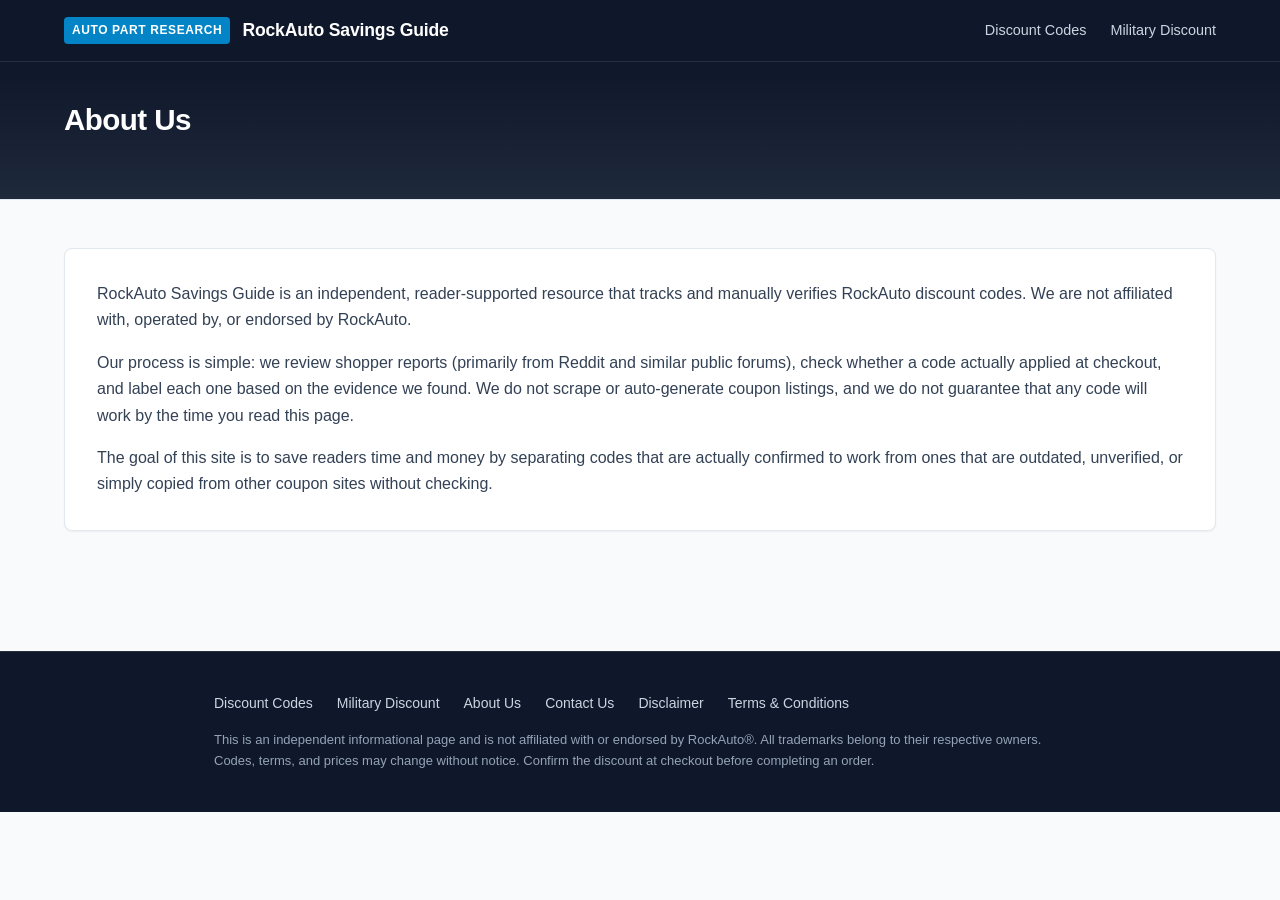
<file: about-us/index.html>
<!DOCTYPE html>
<html lang="en">
<head>
  <meta charset="UTF-8">
  <meta name="viewport" content="width=device-width, initial-scale=1.0">
  <title>About Us | RockAuto Savings Guide</title>
  <meta name="description" content="Learn how RockAuto Savings Guide researches and verifies RockAuto discount codes, and who runs this independent site.">
  <link rel="canonical" href="https://rockatoscoupons.us/about-us/">
  <link rel="icon" type="image/svg+xml" href="../favicon/favicon.svg">
  <link rel="manifest" href="../favicon/site.webmanifest">
  <link rel="stylesheet" href="../css/style.css">
</head>
<body>
  <header class="site-header">
    <div class="header-inner container">
      <a href="../" class="site-brand">
        <span class="brand-badge">Auto Part Research</span>
        <span class="brand-name">RockAuto Savings Guide</span>
      </a>
      <nav class="site-nav-links" aria-label="Main Navigation">
        <a href="../">Discount Codes</a>
        <a href="../military-discount/">Military Discount</a>
      </nav>
    </div>
  </header>

  <section class="hero-section" style="padding: 2.5rem 0;">
    <div class="container">
      <div class="hero-header" style="margin-bottom: 0;">
        <h1 class="hero-title" style="font-size: 1.85rem;">About Us</h1>
      </div>
    </div>
  </section>

  <main class="page-content container">
    <section class="content-block editorial-panel">
      <p>RockAuto Savings Guide is an independent, reader-supported resource that tracks and manually verifies RockAuto discount codes. We are not affiliated with, operated by, or endorsed by RockAuto.</p>
      <p>Our process is simple: we review shopper reports (primarily from Reddit and similar public forums), check whether a code actually applied at checkout, and label each one based on the evidence we found. We do not scrape or auto-generate coupon listings, and we do not guarantee that any code will work by the time you read this page.</p>
      <p>The goal of this site is to save readers time and money by separating codes that are actually confirmed to work from ones that are outdated, unverified, or simply copied from other coupon sites without checking.</p>
    </section>

  </main>

  <footer class="site-footer">
    <div class="container footer-content">
      <nav class="footer-nav-links" aria-label="Footer Navigation">
        <a href="../">Discount Codes</a>
        <a href="../military-discount/">Military Discount</a>
        <a href="../about-us/">About Us</a>
        <a href="../contact-us/">Contact Us</a>
        <a href="../disclaimer/">Disclaimer</a>
        <a href="../terms-and-conditions/">Terms &amp; Conditions</a>
      </nav>
      <p>This is an independent informational page and is not affiliated with or endorsed by RockAuto®. All trademarks belong to their respective owners. Codes, terms, and prices may change without notice. Confirm the discount at checkout before completing an order.</p>
    </div>
  </footer>

  <script src="../js/main.js"></script>
</body>
</html>
</file>
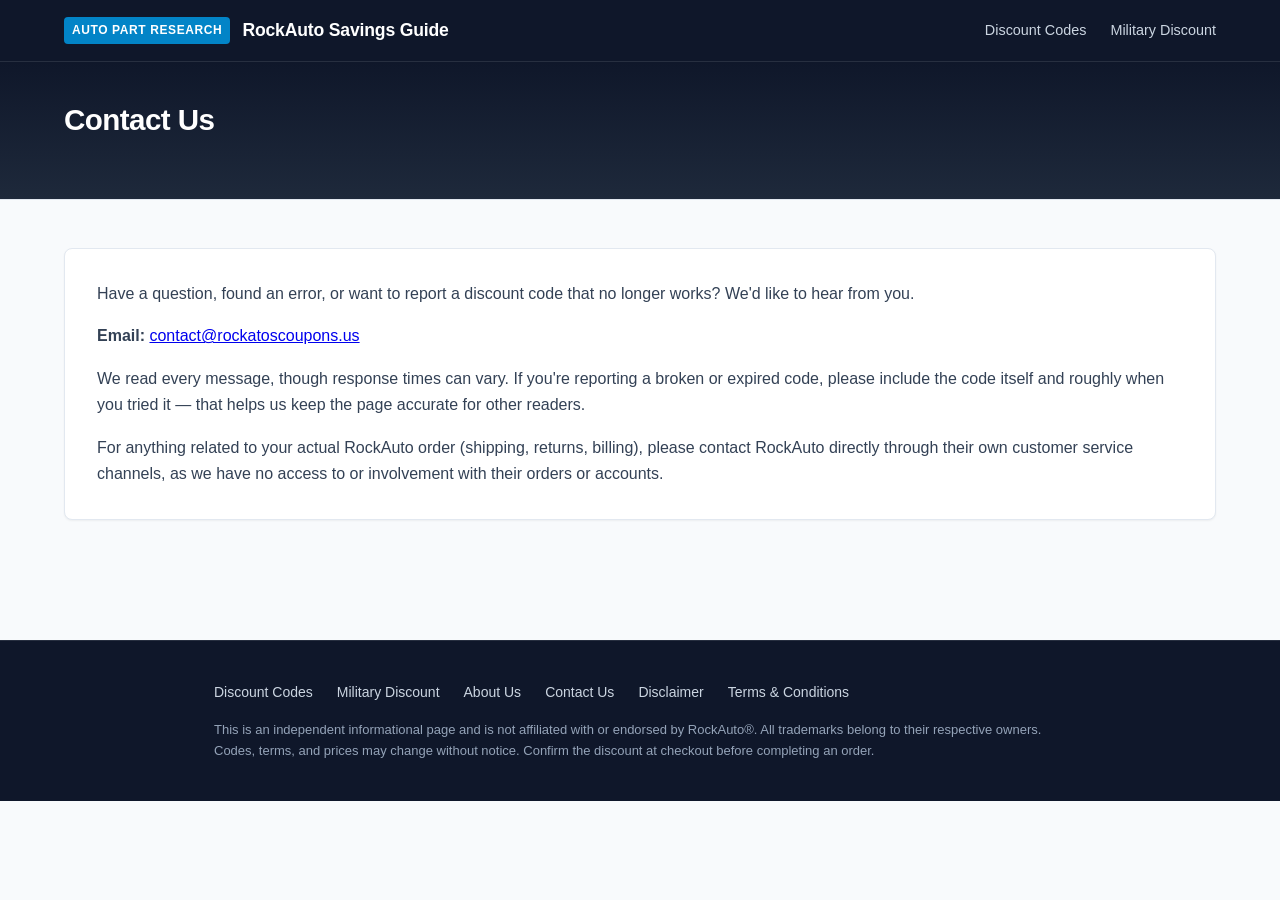
<file: contact-us/index.html>
<!DOCTYPE html>
<html lang="en">
<head>
  <meta charset="UTF-8">
  <meta name="viewport" content="width=device-width, initial-scale=1.0">
  <title>Contact Us | RockAuto Savings Guide</title>
  <meta name="description" content="Get in touch with RockAuto Savings Guide to report an outdated code, ask a question, or flag an error on the site.">
  <link rel="canonical" href="https://rockatoscoupons.us/contact-us/">
  <link rel="icon" type="image/svg+xml" href="../favicon/favicon.svg">
  <link rel="manifest" href="../favicon/site.webmanifest">
  <link rel="stylesheet" href="../css/style.css">
</head>
<body>
  <header class="site-header">
    <div class="header-inner container">
      <a href="../" class="site-brand">
        <span class="brand-badge">Auto Part Research</span>
        <span class="brand-name">RockAuto Savings Guide</span>
      </a>
      <nav class="site-nav-links" aria-label="Main Navigation">
        <a href="../">Discount Codes</a>
        <a href="../military-discount/">Military Discount</a>
      </nav>
    </div>
  </header>

  <section class="hero-section" style="padding: 2.5rem 0;">
    <div class="container">
      <div class="hero-header" style="margin-bottom: 0;">
        <h1 class="hero-title" style="font-size: 1.85rem;">Contact Us</h1>
      </div>
    </div>
  </section>

  <main class="page-content container">
    <section class="content-block editorial-panel">
      <p>Have a question, found an error, or want to report a discount code that no longer works? We'd like to hear from you.</p>
      <p><strong>Email:</strong> <a href="mailto:contact@rockatoscoupons.us">contact@rockatoscoupons.us</a></p>
      <p>We read every message, though response times can vary. If you're reporting a broken or expired code, please include the code itself and roughly when you tried it — that helps us keep the page accurate for other readers.</p>
      <p>For anything related to your actual RockAuto order (shipping, returns, billing), please contact RockAuto directly through their own customer service channels, as we have no access to or involvement with their orders or accounts.</p>
    </section>

  </main>

  <footer class="site-footer">
    <div class="container footer-content">
      <nav class="footer-nav-links" aria-label="Footer Navigation">
        <a href="../">Discount Codes</a>
        <a href="../military-discount/">Military Discount</a>
        <a href="../about-us/">About Us</a>
        <a href="../contact-us/">Contact Us</a>
        <a href="../disclaimer/">Disclaimer</a>
        <a href="../terms-and-conditions/">Terms &amp; Conditions</a>
      </nav>
      <p>This is an independent informational page and is not affiliated with or endorsed by RockAuto®. All trademarks belong to their respective owners. Codes, terms, and prices may change without notice. Confirm the discount at checkout before completing an order.</p>
    </div>
  </footer>

  <script src="../js/main.js"></script>
</body>
</html>
</file>
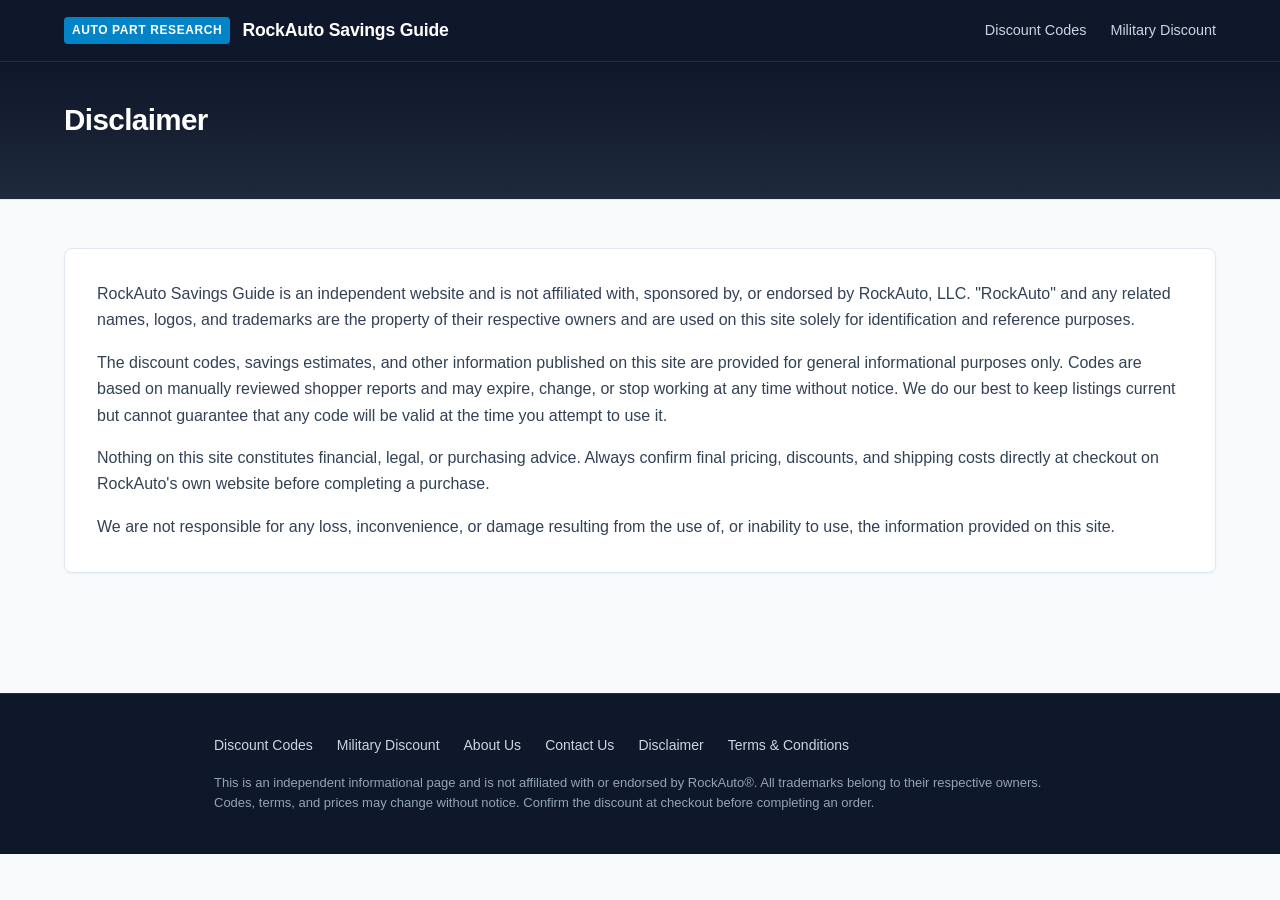
<file: disclaimer/index.html>
<!DOCTYPE html>
<html lang="en">
<head>
  <meta charset="UTF-8">
  <meta name="viewport" content="width=device-width, initial-scale=1.0">
  <title>Disclaimer | RockAuto Savings Guide</title>
  <meta name="description" content="Disclaimer for RockAuto Savings Guide, an independent site not affiliated with RockAuto, covering code accuracy and use of information.">
  <link rel="canonical" href="https://rockatoscoupons.us/disclaimer/">
  <link rel="icon" type="image/svg+xml" href="../favicon/favicon.svg">
  <link rel="manifest" href="../favicon/site.webmanifest">
  <link rel="stylesheet" href="../css/style.css">
</head>
<body>
  <header class="site-header">
    <div class="header-inner container">
      <a href="../" class="site-brand">
        <span class="brand-badge">Auto Part Research</span>
        <span class="brand-name">RockAuto Savings Guide</span>
      </a>
      <nav class="site-nav-links" aria-label="Main Navigation">
        <a href="../">Discount Codes</a>
        <a href="../military-discount/">Military Discount</a>
      </nav>
    </div>
  </header>

  <section class="hero-section" style="padding: 2.5rem 0;">
    <div class="container">
      <div class="hero-header" style="margin-bottom: 0;">
        <h1 class="hero-title" style="font-size: 1.85rem;">Disclaimer</h1>
      </div>
    </div>
  </section>

  <main class="page-content container">
    <section class="content-block editorial-panel">
      <p>RockAuto Savings Guide is an independent website and is not affiliated with, sponsored by, or endorsed by RockAuto, LLC. "RockAuto" and any related names, logos, and trademarks are the property of their respective owners and are used on this site solely for identification and reference purposes.</p>
      <p>The discount codes, savings estimates, and other information published on this site are provided for general informational purposes only. Codes are based on manually reviewed shopper reports and may expire, change, or stop working at any time without notice. We do our best to keep listings current but cannot guarantee that any code will be valid at the time you attempt to use it.</p>
      <p>Nothing on this site constitutes financial, legal, or purchasing advice. Always confirm final pricing, discounts, and shipping costs directly at checkout on RockAuto's own website before completing a purchase.</p>
      <p>We are not responsible for any loss, inconvenience, or damage resulting from the use of, or inability to use, the information provided on this site.</p>
    </section>

  </main>

  <footer class="site-footer">
    <div class="container footer-content">
      <nav class="footer-nav-links" aria-label="Footer Navigation">
        <a href="../">Discount Codes</a>
        <a href="../military-discount/">Military Discount</a>
        <a href="../about-us/">About Us</a>
        <a href="../contact-us/">Contact Us</a>
        <a href="../disclaimer/">Disclaimer</a>
        <a href="../terms-and-conditions/">Terms &amp; Conditions</a>
      </nav>
      <p>This is an independent informational page and is not affiliated with or endorsed by RockAuto®. All trademarks belong to their respective owners. Codes, terms, and prices may change without notice. Confirm the discount at checkout before completing an order.</p>
    </div>
  </footer>

  <script src="../js/main.js"></script>
</body>
</html>
</file>
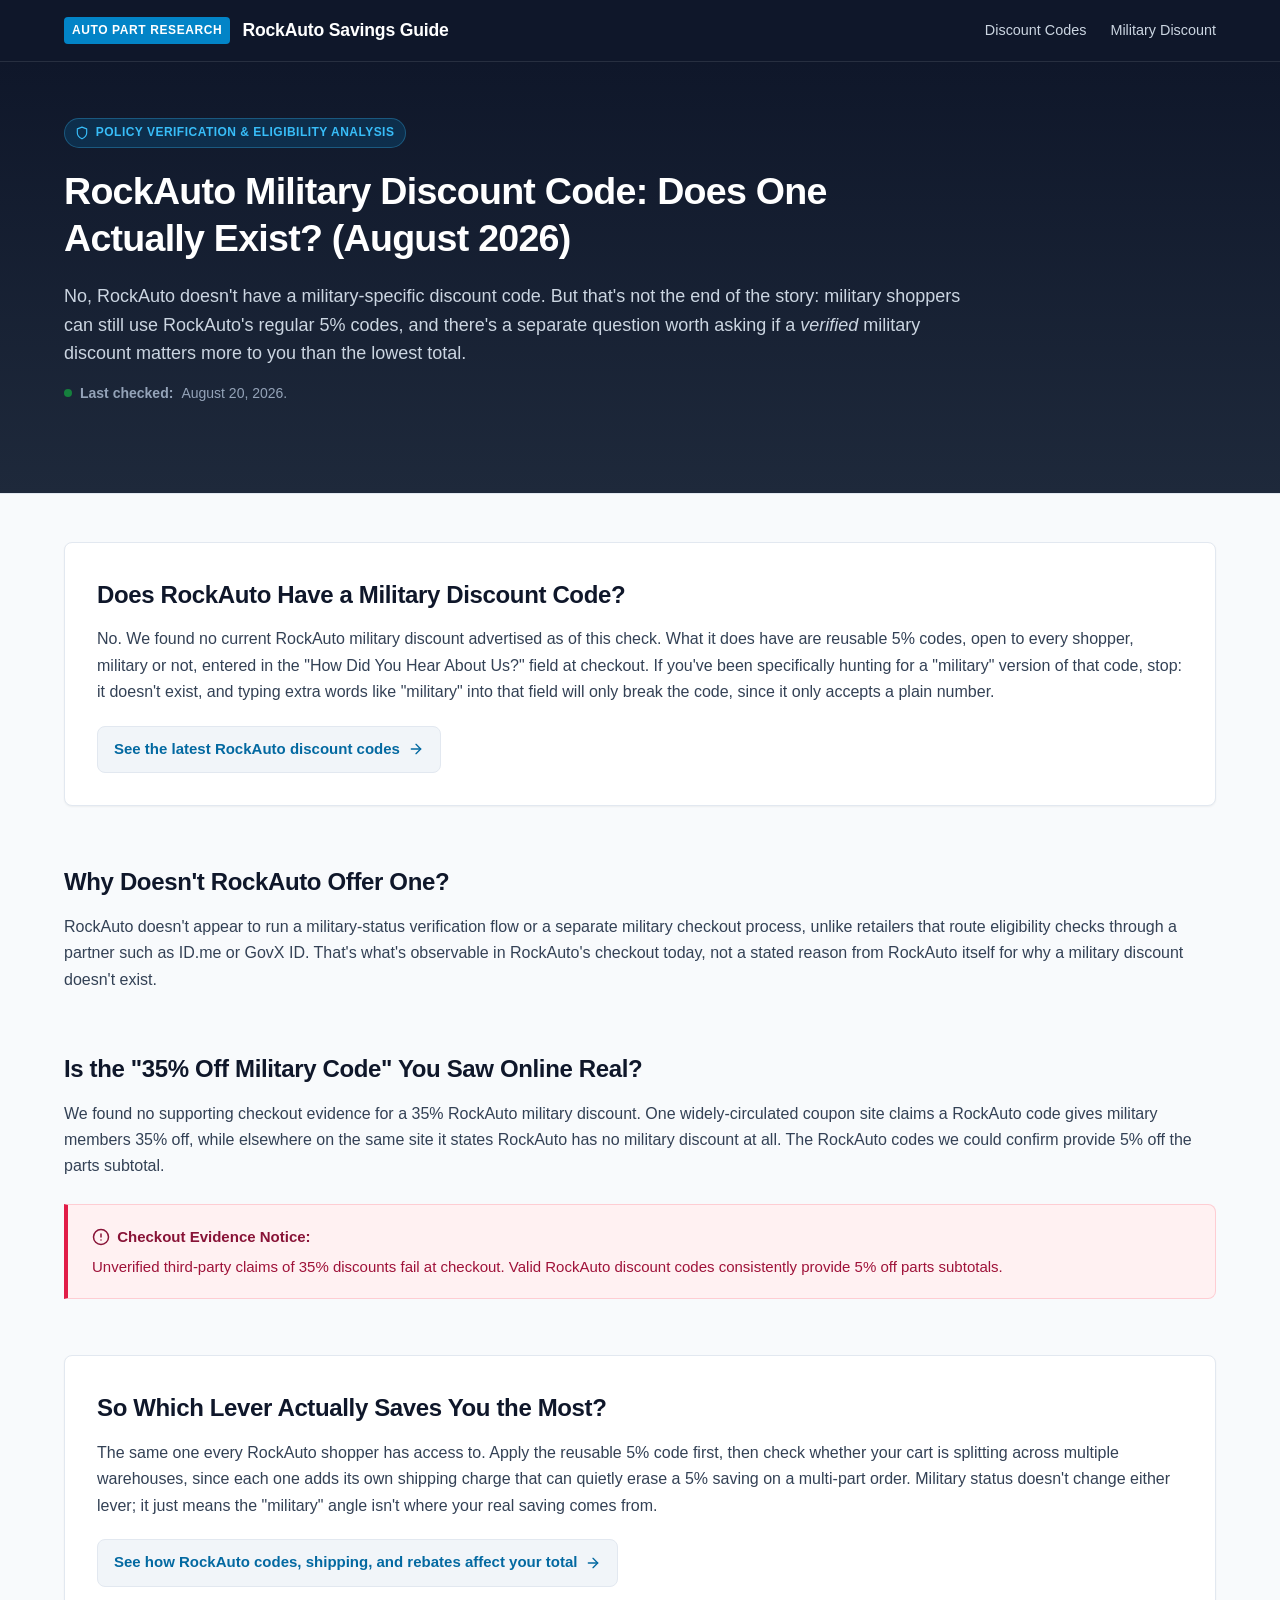
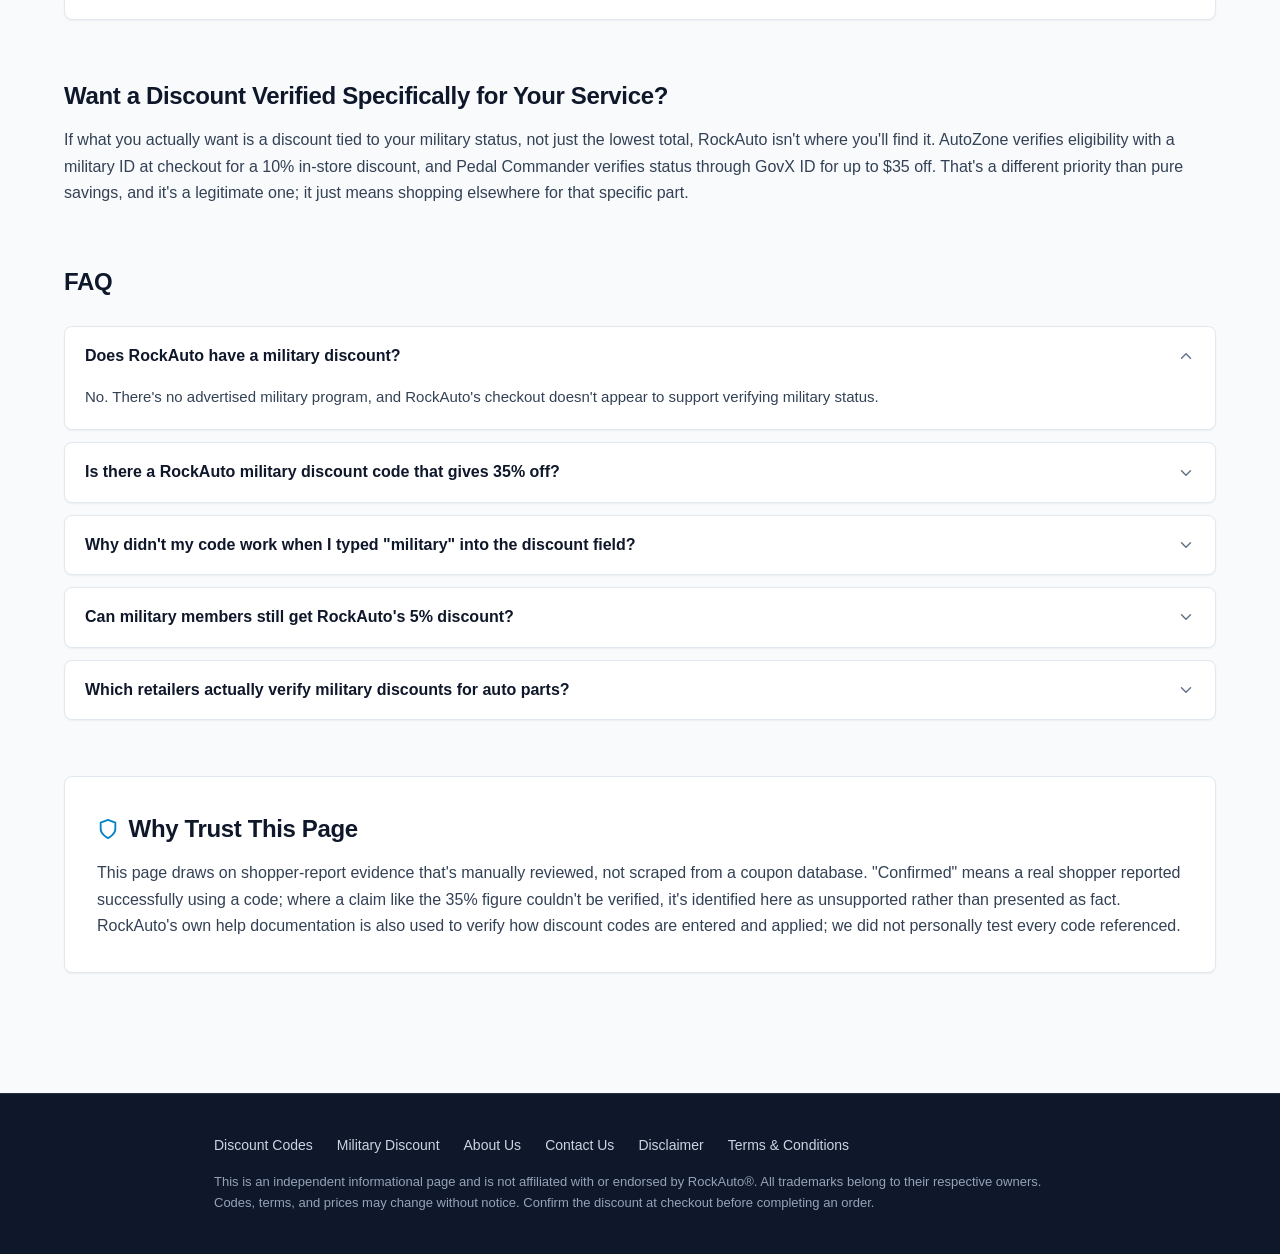
<file: military-discount/index.html>
<!DOCTYPE html>
<html lang="en">
<head>
  <meta charset="UTF-8">
  <meta name="viewport" content="width=device-width, initial-scale=1.0">
  <title>RockAuto Military Discount Code: Does One Actually Exist? (August 2026)</title>
  <meta name="description" content="Research on RockAuto military discount claims, checkout eligibility verification, false 35% discount reports, and real alternatives for verified service members.">
  <link rel="canonical" href="https://rockatoscoupons.us/military-discount/">
  <link rel="icon" type="image/svg+xml" href="../favicon/favicon.svg">
  <link rel="manifest" href="../favicon/site.webmanifest">
  <meta property="og:type" content="article">
  <meta property="og:title" content="RockAuto Military Discount Code: Does One Actually Exist? (August 2026)">
  <meta property="og:description" content="Research on RockAuto military discount claims, checkout eligibility verification, false 35% discount reports, and real alternatives for verified service members.">
  <meta property="og:url" content="https://rockatoscoupons.us/military-discount/">
  <meta property="og:site_name" content="RockAuto Savings Research">
  <link rel="stylesheet" href="../css/style.css">
  <script type="application/ld+json">
  {
    "@context": "https://schema.org",
    "@graph": [
      {
        "@type": "Article",
        "headline": "RockAuto Military Discount Code: Does One Actually Exist? (August 2026)",
        "description": "No, RockAuto doesn't have a military-specific discount code. But that's not the end of the story: military shoppers can still use RockAuto's regular 5% codes, and there's a separate question worth asking if a verified military discount matters more to you than the lowest total.",
        "datePublished": "2026-08-20",
        "dateModified": "2026-08-20",
        "mainEntityOfPage": {
          "@type": "WebPage",
          "@id": "https://rockatoscoupons.us/military-discount/"
        },
        "author": {
          "@type": "Organization",
          "name": "RockAuto Savings Research"
        },
        "publisher": {
          "@type": "Organization",
          "name": "RockAuto Savings Research"
        }
      },
      {
        "@type": "BreadcrumbList",
        "itemListElement": [
          {
            "@type": "ListItem",
            "position": 1,
            "name": "Discount Codes",
            "item": "https://rockatoscoupons.us/"
          },
          {
            "@type": "ListItem",
            "position": 2,
            "name": "Military Discount",
            "item": "https://rockatoscoupons.us/military-discount/"
          }
        ]
      },
      {
        "@type": "FAQPage",
        "mainEntity": [
          {
            "@type": "Question",
            "name": "Does RockAuto have a military discount?",
            "acceptedAnswer": {
              "@type": "Answer",
              "text": "No. There's no advertised military program, and RockAuto's checkout doesn't appear to support verifying military status."
            }
          },
          {
            "@type": "Question",
            "name": "Is there a RockAuto military discount code that gives 35% off?",
            "acceptedAnswer": {
              "@type": "Answer",
              "text": "No supporting evidence for that figure was found at checkout. The codes we could confirm provide 5% off the parts subtotal."
            }
          },
          {
            "@type": "Question",
            "name": "Why didn't my code work when I typed \"military\" into the discount field?",
            "acceptedAnswer": {
              "@type": "Answer",
              "text": "The \"How Did You Hear About Us?\" field only accepts the plain numeric code, no extra words or characters. Adding anything else blocks it from applying."
            }
          },
          {
            "@type": "Question",
            "name": "Can military members still get RockAuto's 5% discount?",
            "acceptedAnswer": {
              "@type": "Answer",
              "text": "Yes, it's open to every shopper equally, with no military verification step in RockAuto's current checkout."
            }
          },
          {
            "@type": "Question",
            "name": "Which retailers actually verify military discounts for auto parts?",
            "acceptedAnswer": {
              "@type": "Answer",
              "text": "AutoZone verifies with a military ID in-store, and Pedal Commander verifies through GovX ID online, unlike RockAuto."
            }
          }
        ]
      }
    ]
  }
  </script>
</head>
<body>
  <header class="site-header">
    <div class="header-inner container">
      <a href="../" class="site-brand">
        <span class="brand-badge">Auto Part Research</span>
        <span class="brand-name">RockAuto Savings Guide</span>
      </a>
      <nav class="site-nav-links" aria-label="Main Navigation">
        <a href="../">Discount Codes</a>
        <a href="./">Military Discount</a>
      </nav>
    </div>
  </header>

  <section class="hero-section">
    <div class="container hero-container">
      <div class="hero-header">
        <div class="topic-pill">
          <svg width="14" height="14" viewBox="0 0 24 24" fill="none" stroke="currentColor" stroke-width="2" stroke-linecap="round" stroke-linejoin="round" aria-hidden="true"><path d="M12 22s8-4 8-10V5l-8-3-8 3v7c0 6 8 10 8 10z"/></svg>
          Policy Verification &amp; Eligibility Analysis
        </div>
        <h1 class="hero-title">RockAuto Military Discount Code: Does One Actually Exist? (August 2026)</h1>
        <p class="hero-lead">
          No, RockAuto doesn't have a military-specific discount code. But that's not the end of the story: military shoppers can still use RockAuto's regular 5% codes, and there's a separate question worth asking if a <em>verified</em> military discount matters more to you than the lowest total.
        </p>
        <div class="meta-status-bar text-slate-light">
          <span class="status-indicator"></span>
          <strong>Last checked:</strong> August 20, 2026.
        </div>
      </div>
    </div>
  </section>

  <main class="page-content container">
    <section class="content-block editorial-panel">
      <h2>Does RockAuto Have a Military Discount Code?</h2>
      <p>No. We found no current RockAuto military discount advertised as of this check. What it does have are reusable 5% codes, open to every shopper, military or not, entered in the "How Did You Hear About Us?" field at checkout. If you've been specifically hunting for a "military" version of that code, stop: it doesn't exist, and typing extra words like "military" into that field will only break the code, since it only accepts a plain number.</p>
      <div class="inline-cta-panel">
        <a href="../" class="editorial-link-btn">
          <span>See the latest RockAuto discount codes</span>
          <svg width="16" height="16" viewBox="0 0 24 24" fill="none" stroke="currentColor" stroke-width="2" stroke-linecap="round" stroke-linejoin="round" aria-hidden="true"><line x1="5" y1="12" x2="19" y2="12"/><polyline points="12 5 19 12 12 19"/></svg>
        </a>
      </div>
    </section>

    <section class="content-block">
      <h2>Why Doesn't RockAuto Offer One?</h2>
      <p>RockAuto doesn't appear to run a military-status verification flow or a separate military checkout process, unlike retailers that route eligibility checks through a partner such as ID.me or GovX ID. That's what's observable in RockAuto's checkout today, not a stated reason from RockAuto itself for why a military discount doesn't exist.</p>
    </section>

    <section class="content-block">
      <h2>Is the "35% Off Military Code" You Saw Online Real?</h2>
      <p>We found no supporting checkout evidence for a 35% RockAuto military discount. One widely-circulated coupon site claims a RockAuto code gives military members 35% off, while elsewhere on the same site it states RockAuto has no military discount at all. The RockAuto codes we could confirm provide 5% off the parts subtotal.</p>
      
      <div class="warning-callout">
        <div class="warning-header">
          <svg width="18" height="18" viewBox="0 0 24 24" fill="none" stroke="currentColor" stroke-width="2" stroke-linecap="round" stroke-linejoin="round" aria-hidden="true"><circle cx="12" cy="12" r="10"/><line x1="12" y1="8" x2="12" y2="12"/><line x1="12" y1="16" x2="12.01" y2="16"/></svg>
          <strong>Checkout Evidence Notice:</strong>
        </div>
        <p>Unverified third-party claims of 35% discounts fail at checkout. Valid RockAuto discount codes consistently provide 5% off parts subtotals.</p>
      </div>
    </section>

    <section class="content-block editorial-panel">
      <h2>So Which Lever Actually Saves You the Most?</h2>
      <p>The same one every RockAuto shopper has access to. Apply the reusable 5% code first, then check whether your cart is splitting across multiple warehouses, since each one adds its own shipping charge that can quietly erase a 5% saving on a multi-part order. Military status doesn't change either lever; it just means the "military" angle isn't where your real saving comes from.</p>
      <div class="inline-cta-panel">
        <a href="../" class="editorial-link-btn">
          <span>See how RockAuto codes, shipping, and rebates affect your total</span>
          <svg width="16" height="16" viewBox="0 0 24 24" fill="none" stroke="currentColor" stroke-width="2" stroke-linecap="round" stroke-linejoin="round" aria-hidden="true"><line x1="5" y1="12" x2="19" y2="12"/><polyline points="12 5 19 12 12 19"/></svg>
        </a>
      </div>
    </section>

    <section class="content-block">
      <h2>Want a Discount Verified Specifically for Your Service?</h2>
      <p>If what you actually want is a discount tied to your military status, not just the lowest total, RockAuto isn't where you'll find it. AutoZone verifies eligibility with a military ID at checkout for a 10% in-store discount, and Pedal Commander verifies status through GovX ID for up to $35 off. That's a different priority than pure savings, and it's a legitimate one; it just means shopping elsewhere for that specific part.</p>
    </section>

    <section class="content-block">
      <div class="section-heading">
        <h2>FAQ</h2>
      </div>
      <div class="faq-accordion">
        <details class="faq-item" open>
          <summary class="faq-question">
            <span>Does RockAuto have a military discount?</span>
            <svg class="faq-chevron" width="18" height="18" viewBox="0 0 24 24" fill="none" stroke="currentColor" stroke-width="2" stroke-linecap="round" stroke-linejoin="round" aria-hidden="true"><polyline points="6 9 12 15 18 9"/></svg>
          </summary>
          <div class="faq-answer">
            <p>No. There's no advertised military program, and RockAuto's checkout doesn't appear to support verifying military status.</p>
          </div>
        </details>

        <details class="faq-item">
          <summary class="faq-question">
            <span>Is there a RockAuto military discount code that gives 35% off?</span>
            <svg class="faq-chevron" width="18" height="18" viewBox="0 0 24 24" fill="none" stroke="currentColor" stroke-width="2" stroke-linecap="round" stroke-linejoin="round" aria-hidden="true"><polyline points="6 9 12 15 18 9"/></svg>
          </summary>
          <div class="faq-answer">
            <p>No supporting evidence for that figure was found at checkout. The codes we could confirm provide 5% off the parts subtotal.</p>
          </div>
        </details>

        <details class="faq-item">
          <summary class="faq-question">
            <span>Why didn't my code work when I typed "military" into the discount field?</span>
            <svg class="faq-chevron" width="18" height="18" viewBox="0 0 24 24" fill="none" stroke="currentColor" stroke-width="2" stroke-linecap="round" stroke-linejoin="round" aria-hidden="true"><polyline points="6 9 12 15 18 9"/></svg>
          </summary>
          <div class="faq-answer">
            <p>The "How Did You Hear About Us?" field only accepts the plain numeric code, no extra words or characters. Adding anything else blocks it from applying.</p>
          </div>
        </details>

        <details class="faq-item">
          <summary class="faq-question">
            <span>Can military members still get RockAuto's 5% discount?</span>
            <svg class="faq-chevron" width="18" height="18" viewBox="0 0 24 24" fill="none" stroke="currentColor" stroke-width="2" stroke-linecap="round" stroke-linejoin="round" aria-hidden="true"><polyline points="6 9 12 15 18 9"/></svg>
          </summary>
          <div class="faq-answer">
            <p>Yes, it's open to every shopper equally, with no military verification step in RockAuto's current checkout.</p>
          </div>
        </details>

        <details class="faq-item">
          <summary class="faq-question">
            <span>Which retailers actually verify military discounts for auto parts?</span>
            <svg class="faq-chevron" width="18" height="18" viewBox="0 0 24 24" fill="none" stroke="currentColor" stroke-width="2" stroke-linecap="round" stroke-linejoin="round" aria-hidden="true"><polyline points="6 9 12 15 18 9"/></svg>
          </summary>
          <div class="faq-answer">
            <p>AutoZone verifies with a military ID in-store, and Pedal Commander verifies through GovX ID online, unlike RockAuto.</p>
          </div>
        </details>
      </div>
    </section>

    <section class="content-block trust-section">
      <div class="trust-header">
        <svg width="22" height="22" viewBox="0 0 24 24" fill="none" stroke="currentColor" stroke-width="2" stroke-linecap="round" stroke-linejoin="round" aria-hidden="true"><path d="M12 22s8-4 8-10V5l-8-3-8 3v7c0 6 8 10 8 10z"/></svg>
        <h2>Why Trust This Page</h2>
      </div>
      <p>This page draws on shopper-report evidence that's manually reviewed, not scraped from a coupon database. "Confirmed" means a real shopper reported successfully using a code; where a claim like the 35% figure couldn't be verified, it's identified here as unsupported rather than presented as fact. RockAuto's own help documentation is also used to verify how discount codes are entered and applied; we did not personally test every code referenced.</p>
    </section>
  </main>

  <footer class="site-footer">
    <div class="container footer-content">
      <nav class="footer-nav-links" aria-label="Footer Navigation">
        <a href="../">Discount Codes</a>
        <a href="./">Military Discount</a>
        <a href="../about-us/">About Us</a>
        <a href="../contact-us/">Contact Us</a>
        <a href="../disclaimer/">Disclaimer</a>
        <a href="../terms-and-conditions/">Terms &amp; Conditions</a>
      </nav>
      <p>This is an independent informational page and is not affiliated with or endorsed by RockAuto®. All trademarks belong to their respective owners. Codes, terms, and prices may change without notice. Confirm the discount at checkout before completing an order.</p>
    </div>
  </footer>

  <script src="../js/main.js"></script>
</body>
</html>
</file>
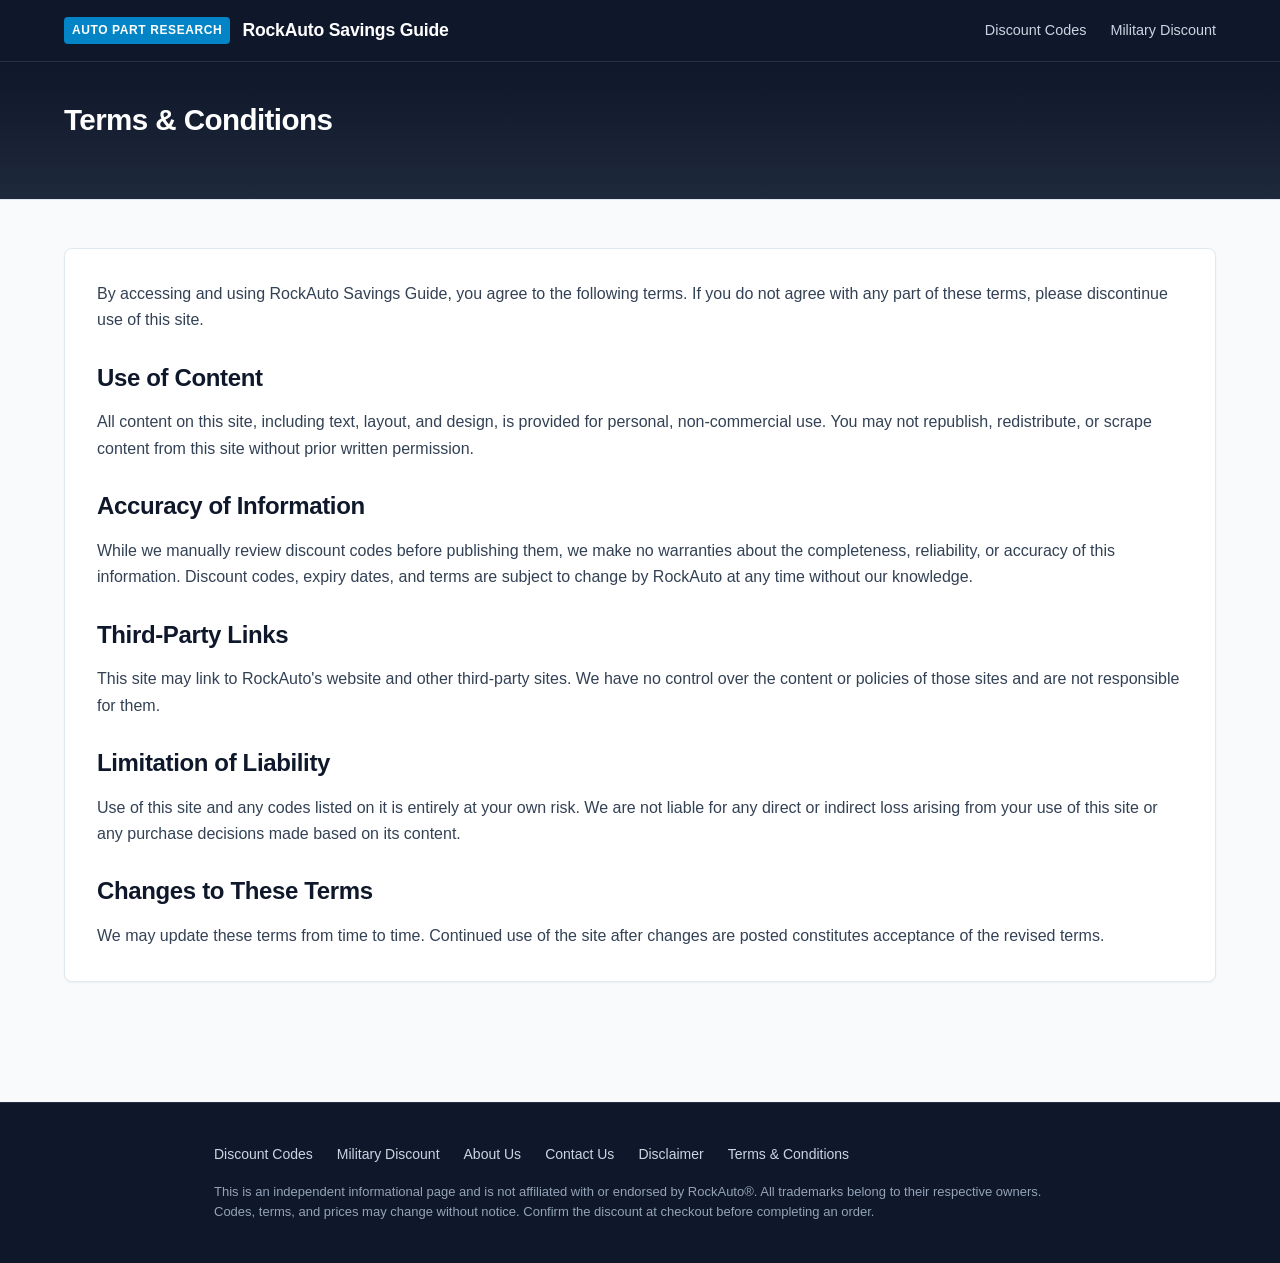
<file: terms-and-conditions/index.html>
<!DOCTYPE html>
<html lang="en">
<head>
  <meta charset="UTF-8">
  <meta name="viewport" content="width=device-width, initial-scale=1.0">
  <title>Terms and Conditions | RockAuto Savings Guide</title>
  <meta name="description" content="Terms and conditions for using RockAuto Savings Guide, an independent discount code research site.">
  <link rel="canonical" href="https://rockatoscoupons.us/terms-and-conditions/">
  <link rel="icon" type="image/svg+xml" href="../favicon/favicon.svg">
  <link rel="manifest" href="../favicon/site.webmanifest">
  <link rel="stylesheet" href="../css/style.css">
</head>
<body>
  <header class="site-header">
    <div class="header-inner container">
      <a href="../" class="site-brand">
        <span class="brand-badge">Auto Part Research</span>
        <span class="brand-name">RockAuto Savings Guide</span>
      </a>
      <nav class="site-nav-links" aria-label="Main Navigation">
        <a href="../">Discount Codes</a>
        <a href="../military-discount/">Military Discount</a>
      </nav>
    </div>
  </header>

  <section class="hero-section" style="padding: 2.5rem 0;">
    <div class="container">
      <div class="hero-header" style="margin-bottom: 0;">
        <h1 class="hero-title" style="font-size: 1.85rem;">Terms &amp; Conditions</h1>
      </div>
    </div>
  </section>

  <main class="page-content container">
    <section class="content-block editorial-panel">
      <p>By accessing and using RockAuto Savings Guide, you agree to the following terms. If you do not agree with any part of these terms, please discontinue use of this site.</p>
      <h2 style="margin-top: 1.5rem;">Use of Content</h2>
      <p>All content on this site, including text, layout, and design, is provided for personal, non-commercial use. You may not republish, redistribute, or scrape content from this site without prior written permission.</p>
      <h2 style="margin-top: 1.5rem;">Accuracy of Information</h2>
      <p>While we manually review discount codes before publishing them, we make no warranties about the completeness, reliability, or accuracy of this information. Discount codes, expiry dates, and terms are subject to change by RockAuto at any time without our knowledge.</p>
      <h2 style="margin-top: 1.5rem;">Third-Party Links</h2>
      <p>This site may link to RockAuto's website and other third-party sites. We have no control over the content or policies of those sites and are not responsible for them.</p>
      <h2 style="margin-top: 1.5rem;">Limitation of Liability</h2>
      <p>Use of this site and any codes listed on it is entirely at your own risk. We are not liable for any direct or indirect loss arising from your use of this site or any purchase decisions made based on its content.</p>
      <h2 style="margin-top: 1.5rem;">Changes to These Terms</h2>
      <p>We may update these terms from time to time. Continued use of the site after changes are posted constitutes acceptance of the revised terms.</p>
    </section>

  </main>

  <footer class="site-footer">
    <div class="container footer-content">
      <nav class="footer-nav-links" aria-label="Footer Navigation">
        <a href="../">Discount Codes</a>
        <a href="../military-discount/">Military Discount</a>
        <a href="../about-us/">About Us</a>
        <a href="../contact-us/">Contact Us</a>
        <a href="../disclaimer/">Disclaimer</a>
        <a href="../terms-and-conditions/">Terms &amp; Conditions</a>
      </nav>
      <p>This is an independent informational page and is not affiliated with or endorsed by RockAuto®. All trademarks belong to their respective owners. Codes, terms, and prices may change without notice. Confirm the discount at checkout before completing an order.</p>
    </div>
  </footer>

  <script src="../js/main.js"></script>
</body>
</html>
</file>
<file: css/style.css>
/* RockAuto Savings Research - Shared Architecture */
:root {
  --color-bg: #f8fafc;
  --color-surface: #ffffff;
  --color-surface-subtle: #f1f5f9;
  --color-text-primary: #0f172a;
  --color-text-secondary: #334155;
  --color-text-muted: #64748b;
  --color-border: #e2e8f0;
  --color-border-subtle: #cbd5e1;
  --color-brand-dark: #0f172a;
  --color-brand-blue: #0284c7;
  --color-brand-blue-hover: #0369a1;
  --color-brand-blue-bg: #f0f9ff;
  --color-confirmed-bg: #dcfce7;
  --color-confirmed-text: #15803d;
  --color-confirmed-border: #86efac;
  --color-mixed-bg: #fef3c7;
  --color-mixed-text: #b45309;
  --color-mixed-border: #fcd34d;
  --color-unconfirmed-bg: #f1f5f9;
  --color-unconfirmed-text: #475569;
  --color-unconfirmed-border: #cbd5e1;
  --font-sans: -apple-system, BlinkMacSystemFont, "Segoe UI", Roboto, "Helvetica Neue", Arial, sans-serif;
  --font-mono: ui-monospace, SFMono-Regular, Menlo, Monaco, Consolas, "Liberation Mono", "Courier New", monospace;
  --container-max-width: 1200px;
  --radius-sm: 4px;
  --radius-md: 8px;
  --radius-lg: 12px;
  --shadow-sm: 0 1px 2px 0 rgba(0, 0, 0, 0.05);
}
*, *::before, *::after { box-sizing: border-box; margin: 0; padding: 0; }
body { font-family: var(--font-sans); font-size: 1rem; line-height: 1.65; color: var(--color-text-secondary); background-color: var(--color-bg); -webkit-font-smoothing: antialiased; }
.container { width: 100%; max-width: var(--container-max-width); margin: 0 auto; padding: 0 1.5rem; }
.site-header { background-color: var(--color-brand-dark); color: #ffffff; border-bottom: 1px solid rgba(255, 255, 255, 0.1); padding: 1rem 0; }
.header-inner { display: flex; justify-content: space-between; align-items: center; }
.site-brand { display: flex; align-items: center; gap: 0.75rem; text-decoration: none; color: #ffffff; }
.brand-badge { background-color: var(--color-brand-blue); color: #ffffff; font-size: 0.75rem; font-weight: 700; text-transform: uppercase; letter-spacing: 0.05em; padding: 0.2rem 0.5rem; border-radius: var(--radius-sm); }
.brand-name { font-size: 1.1rem; font-weight: 600; letter-spacing: -0.01em; }
.meta-tag { font-size: 0.8125rem; color: #94a3b8; font-family: var(--font-mono); }
.site-nav-links { display: flex; gap: 1.5rem; }
.site-nav-links a { color: #cbd5e1; text-decoration: none; font-size: 0.9rem; font-weight: 500; transition: color 0.15s ease; }
.site-nav-links a:hover { color: #ffffff; }
@media (max-width: 640px) { .site-nav-links { gap: 1rem; font-size: 0.85rem; } }
.hero-section { background: linear-gradient(180deg, #0f172a 0%, #1e293b 100%); color: #ffffff; padding: 3.5rem 0 3rem; border-bottom: 1px solid var(--color-border); }
.hero-container { margin-bottom: 2.5rem; }
.hero-grid { display: grid; grid-template-columns: 1fr; gap: 2.5rem; align-items: center; margin-bottom: 2.5rem; }
.hero-image { display: flex; justify-content: center; }
.hero-image img { width: 100%; max-width: 420px; height: auto; border-radius: var(--radius-lg); box-shadow: 0 20px 40px -10px rgba(0, 0, 0, 0.4); }
@media (min-width: 992px) {
  .hero-grid { grid-template-columns: 1fr 420px; }
  .hero-image { justify-content: flex-end; }
}
.hero-header { max-width: 900px; margin-bottom: 0; }
.topic-pill { display: inline-flex; align-items: center; gap: 0.4rem; background-color: rgba(2, 132, 199, 0.2); color: #38bdf8; border: 1px solid rgba(56, 189, 248, 0.3); font-size: 0.75rem; font-weight: 600; text-transform: uppercase; letter-spacing: 0.04em; padding: 0.25rem 0.65rem; border-radius: 9999px; margin-bottom: 1.25rem; }
.hero-title { font-size: clamp(1.6rem, 3.2vw, 2.35rem); font-weight: 700; line-height: 1.25; color: #ffffff; letter-spacing: -0.02em; margin-bottom: 1.25rem; }
.hero-lead { font-size: 1.125rem; line-height: 1.6; color: #cbd5e1; }
.key-facts-panel { background-color: #ffffff; border-radius: var(--radius-lg); border: 1px solid var(--color-border); color: var(--color-text-primary); padding: 1.5rem 1.75rem; box-shadow: 0 10px 25px -5px rgba(0, 0, 0, 0.15); }
.panel-header { display: flex; align-items: center; gap: 0.5rem; margin-bottom: 1.25rem; padding-bottom: 0.75rem; border-bottom: 2px solid var(--color-border); color: var(--color-brand-blue-hover); }
.panel-header h2 { font-size: 1.15rem; font-weight: 700; text-transform: uppercase; letter-spacing: 0.03em; color: var(--color-text-primary); }
.facts-grid { list-style: none; display: flex; flex-direction: column; gap: 0.85rem; }
.fact-item { display: flex; flex-direction: column; gap: 0.15rem; padding-left: 1.15rem; position: relative; }
.fact-item::before { content: "•"; position: absolute; left: 0; top: 0; color: var(--color-brand-blue); font-weight: 700; }
.fact-full { padding-top: 0.85rem; margin-top: 0.15rem; border-top: 1px dashed var(--color-border); }
.fact-label { font-size: 0.8125rem; font-weight: 600; text-transform: uppercase; letter-spacing: 0.03em; color: var(--color-text-muted); }
.fact-value { font-size: 0.95rem; color: var(--color-text-primary); font-weight: 500; }

@media (min-width: 640px) {
  .fact-item { flex-direction: row; align-items: baseline; gap: 0.5rem; flex-wrap: wrap; }
  .fact-label { min-width: 165px; flex-shrink: 0; }
}
.page-content { padding-top: 3rem; padding-bottom: 4rem; }
.content-block { margin-bottom: 3.5rem; }
.section-heading { margin-bottom: 1.5rem; }
.section-heading h2, .content-block h2 { font-size: 1.5rem; font-weight: 700; color: var(--color-text-primary); letter-spacing: -0.015em; margin-bottom: 0.75rem; }
.section-lead { font-size: 1.05rem; color: var(--color-text-secondary); line-height: 1.6; max-width: 960px; }
.meta-status-bar { display: flex; align-items: center; gap: 0.5rem; margin-top: 0.85rem; font-size: 0.875rem; color: var(--color-text-muted); }
.text-slate-light { color: #94a3b8; }
.status-indicator { width: 8px; height: 8px; border-radius: 50%; background-color: var(--color-confirmed-text); }
.table-card { background: var(--color-surface); border: 1px solid var(--color-border); border-radius: var(--radius-md); box-shadow: var(--shadow-sm); overflow: hidden; }
.table-responsive { width: 100%; overflow-x: auto; -webkit-overflow-scrolling: touch; }
.data-table { width: 100%; border-collapse: collapse; text-align: left; font-size: 0.9375rem; }
.data-table th { background-color: var(--color-surface-subtle); color: var(--color-text-primary); font-weight: 600; font-size: 0.8125rem; text-transform: uppercase; letter-spacing: 0.04em; padding: 0.875rem 1rem; border-bottom: 1px solid var(--color-border); white-space: nowrap; }
.data-table td { padding: 0.875rem 1rem; border-bottom: 1px solid var(--color-border); vertical-align: middle; }
.data-table tbody tr:last-child td { border-bottom: none; }
.data-table tbody tr:hover { background-color: rgba(2, 132, 199, 0.02); }
.col-code { min-width: 190px; }
.col-action { width: 90px; }
.col-expires { min-width: 110px; }
.col-evidence { min-width: 320px; }
.code-badge { font-family: var(--font-mono); font-size: 0.9375rem; font-weight: 700; color: var(--color-brand-dark); letter-spacing: 0.02em; background-color: #f1f5f9; padding: 0.25rem 0.5rem; border-radius: var(--radius-sm); border: 1px solid var(--color-border); }
.btn-copy { display: inline-flex; align-items: center; justify-content: center; gap: 0.35rem; background-color: var(--color-surface); border: 1px solid var(--color-border-subtle); color: var(--color-text-secondary); font-size: 0.8125rem; font-weight: 600; padding: 0.35rem 0.7rem; border-radius: var(--radius-sm); cursor: pointer; transition: all 0.15s ease-in-out; min-height: 34px; }
.btn-copy:hover { background-color: var(--color-brand-blue); color: #ffffff; border-color: var(--color-brand-blue); }
.btn-copy:focus-visible { outline: 2px solid var(--color-brand-blue); outline-offset: 2px; }
.btn-copy.copied { background-color: var(--color-confirmed-text); color: #ffffff; border-color: var(--color-confirmed-text); }
.cell-expires { font-family: var(--font-mono); font-size: 0.875rem; color: var(--color-text-secondary); white-space: nowrap; }
.cell-evidence { line-height: 1.45; }
.status-pill { display: inline-block; font-size: 0.75rem; font-weight: 700; text-transform: uppercase; letter-spacing: 0.04em; padding: 0.15rem 0.45rem; border-radius: var(--radius-sm); margin-right: 0.4rem; }
.status-confirmed { background-color: var(--color-confirmed-bg); color: var(--color-confirmed-text); border: 1px solid var(--color-confirmed-border); }
.status-mixed { background-color: var(--color-mixed-bg); color: var(--color-mixed-text); border: 1px solid var(--color-mixed-border); }
.status-unconfirmed { background-color: var(--color-unconfirmed-bg); color: var(--color-unconfirmed-text); border: 1px solid var(--color-unconfirmed-border); }
.evidence-text { font-size: 0.875rem; color: var(--color-text-secondary); }
.table-footnote { margin-top: 1rem; font-size: 0.875rem; color: var(--color-text-secondary); line-height: 1.55; display: flex; flex-direction: column; gap: 0.6rem; }
.editorial-panel { background-color: var(--color-surface); border: 1px solid var(--color-border); border-radius: var(--radius-md); padding: 2rem; box-shadow: var(--shadow-sm); }
.editorial-panel p + p { margin-top: 1rem; }
.section-transition { font-weight: 500; color: var(--color-text-primary); border-top: 1px solid var(--color-border); padding-top: 1rem; }
.calculation-callout { background-color: #f8fafc; border-left: 4px solid var(--color-brand-blue); border-top: 1px solid var(--color-border); border-right: 1px solid var(--color-border); border-bottom: 1px solid var(--color-border); border-radius: 0 var(--radius-md) var(--radius-md) 0; padding: 1.25rem 1.5rem; margin: 1.5rem 0; }
.calc-badge { font-size: 0.75rem; font-weight: 700; text-transform: uppercase; letter-spacing: 0.05em; color: var(--color-brand-blue); margin-bottom: 0.35rem; }
.editorial-subpanel { display: flex; flex-direction: column; gap: 1rem; }
.priority-list { display: flex; flex-direction: column; gap: 1rem; margin: 1.5rem 0; }
.priority-card { display: flex; gap: 1.25rem; background-color: var(--color-surface); border: 1px solid var(--color-border); border-radius: var(--radius-md); padding: 1.25rem 1.5rem; box-shadow: var(--shadow-sm); }
.priority-num { flex-shrink: 0; width: 32px; height: 32px; background-color: var(--color-brand-dark); color: #ffffff; font-weight: 700; font-size: 0.95rem; display: flex; align-items: center; justify-content: center; border-radius: 50%; }
.priority-body h3 { font-size: 1.05rem; font-weight: 700; color: var(--color-text-primary); margin-bottom: 0.35rem; }
.priority-body p { font-size: 0.9375rem; line-height: 1.55; color: var(--color-text-secondary); }
.note-box { background-color: #fffbeb; border: 1px solid #fde68a; border-radius: var(--radius-md); padding: 1.25rem 1.5rem; margin: 1.5rem 0; color: #92400e; }
.note-title { display: flex; align-items: center; gap: 0.4rem; font-weight: 700; font-size: 0.9375rem; margin-bottom: 0.35rem; color: #78350f; }
.note-box p { font-size: 0.9375rem; line-height: 1.55; color: #92400e; }
.mt-4 { margin-top: 1rem; }
.troubleshooting-grid { display: grid; grid-template-columns: repeat(auto-fit, minmax(260px, 1fr)); gap: 1.25rem; margin-bottom: 1.5rem; }
.troubleshoot-card { background-color: var(--color-surface); border: 1px solid var(--color-border); border-radius: var(--radius-md); padding: 1.25rem; box-shadow: var(--shadow-sm); }
.troubleshoot-header { display: flex; align-items: center; gap: 0.5rem; color: var(--color-brand-blue); margin-bottom: 0.5rem; }
.troubleshoot-header h3 { font-size: 1rem; font-weight: 700; color: var(--color-text-primary); }
.troubleshoot-card p { font-size: 0.875rem; color: var(--color-text-secondary); line-height: 1.5; }
.fallback-callout { background-color: var(--color-brand-blue-bg); border: 1px solid #bae6fd; border-radius: var(--radius-md); padding: 1rem 1.25rem; font-size: 0.9375rem; color: #0369a1; }
.faq-accordion { display: flex; flex-direction: column; gap: 0.75rem; }
.faq-item { background-color: var(--color-surface); border: 1px solid var(--color-border); border-radius: var(--radius-md); overflow: hidden; box-shadow: var(--shadow-sm); }
.faq-question { display: flex; justify-content: space-between; align-items: center; padding: 1rem 1.25rem; font-weight: 600; font-size: 1rem; color: var(--color-text-primary); cursor: pointer; list-style: none; user-select: none; }
.faq-question::-webkit-details-marker { display: none; }
.faq-chevron { transition: transform 0.2s ease; color: var(--color-text-muted); flex-shrink: 0; }
.faq-item[open] .faq-chevron { transform: rotate(180deg); }
.faq-answer { padding: 0 1.25rem 1.25rem; font-size: 0.9375rem; color: var(--color-text-secondary); line-height: 1.6; }
.trust-section { background-color: var(--color-surface); border: 1px solid var(--color-border); border-radius: var(--radius-md); padding: 2rem; box-shadow: var(--shadow-sm); }
.trust-header { display: flex; align-items: center; gap: 0.6rem; color: var(--color-brand-blue); margin-bottom: 0.75rem; }
.trust-header h2 { margin-bottom: 0; }
.trust-status-list { list-style-type: none; margin: 1.25rem 0; display: flex; flex-direction: column; gap: 0.6rem; }
.trust-status-list li { padding-left: 1.25rem; position: relative; font-size: 0.9375rem; }
.trust-status-list li::before { content: "•"; position: absolute; left: 0; color: var(--color-brand-blue); font-weight: bold; }
.trust-summary-panel { background-color: var(--color-surface-subtle); border-radius: var(--radius-sm); padding: 1.25rem; margin-top: 1.5rem; border-left: 3px solid var(--color-brand-dark); }
.inline-cta-panel { margin-top: 1.25rem; }
.editorial-link-btn { display: inline-flex; align-items: center; gap: 0.5rem; background-color: var(--color-surface-subtle); color: var(--color-brand-blue-hover); border: 1px solid var(--color-border); padding: 0.65rem 1rem; border-radius: var(--radius-md); text-decoration: none; font-weight: 600; font-size: 0.9375rem; transition: all 0.15s ease-in-out; }
.editorial-link-btn:hover { background-color: var(--color-brand-blue); color: #ffffff; border-color: var(--color-brand-blue); }
.editorial-link-btn svg { transition: transform 0.15s ease; }
.editorial-link-btn:hover svg { transform: translateX(3px); }
.warning-callout { background-color: #fff1f2; border-left: 4px solid #e11d48; border-top: 1px solid #fecdd3; border-right: 1px solid #fecdd3; border-bottom: 1px solid #fecdd3; border-radius: 0 var(--radius-md) var(--radius-md) 0; padding: 1.25rem 1.5rem; margin: 1.5rem 0; color: #9f1239; }
.warning-header { display: flex; align-items: center; gap: 0.45rem; font-size: 0.9375rem; font-weight: 700; margin-bottom: 0.35rem; color: #881337; }
.warning-callout p { font-size: 0.9375rem; line-height: 1.55; color: #9f1239; }
.copy-toast { position: fixed; bottom: 2rem; right: 2rem; background-color: var(--color-brand-dark); color: #ffffff; padding: 0.75rem 1.25rem; border-radius: var(--radius-md); font-size: 0.875rem; font-weight: 500; box-shadow: 0 10px 15px -3px rgba(0, 0, 0, 0.2); transform: translateY(100px); opacity: 0; visibility: hidden; transition: all 0.25s ease-in-out; z-index: 9999; }
.copy-toast.show { transform: translateY(0); opacity: 1; visibility: visible; }
.site-footer { background-color: var(--color-brand-dark); color: #94a3b8; border-top: 1px solid rgba(255, 255, 255, 0.1); padding: 2.5rem 0; font-size: 0.8125rem; line-height: 1.6; }
.footer-content { max-width: 900px; }
.footer-nav-links { display: flex; flex-wrap: wrap; gap: 0.85rem 1.5rem; margin-bottom: 1rem; }
.footer-nav-links a { color: #cbd5e1; text-decoration: none; font-size: 0.875rem; font-weight: 500; }
.footer-nav-links a:hover { color: #ffffff; }
@media (max-width: 768px) {
  .hero-section { padding: 2.25rem 0 2rem; }
  .key-facts-panel { padding: 1.25rem; }
  .facts-grid { grid-template-columns: 1fr; }
  .editorial-panel, .trust-section { padding: 1.25rem; }
  .priority-card { flex-direction: column; gap: 0.75rem; }
  .btn-copy { width: 100%; min-height: 44px; }
  .copy-toast { left: 1rem; right: 1rem; bottom: 1rem; text-align: center; }
}
</file>
